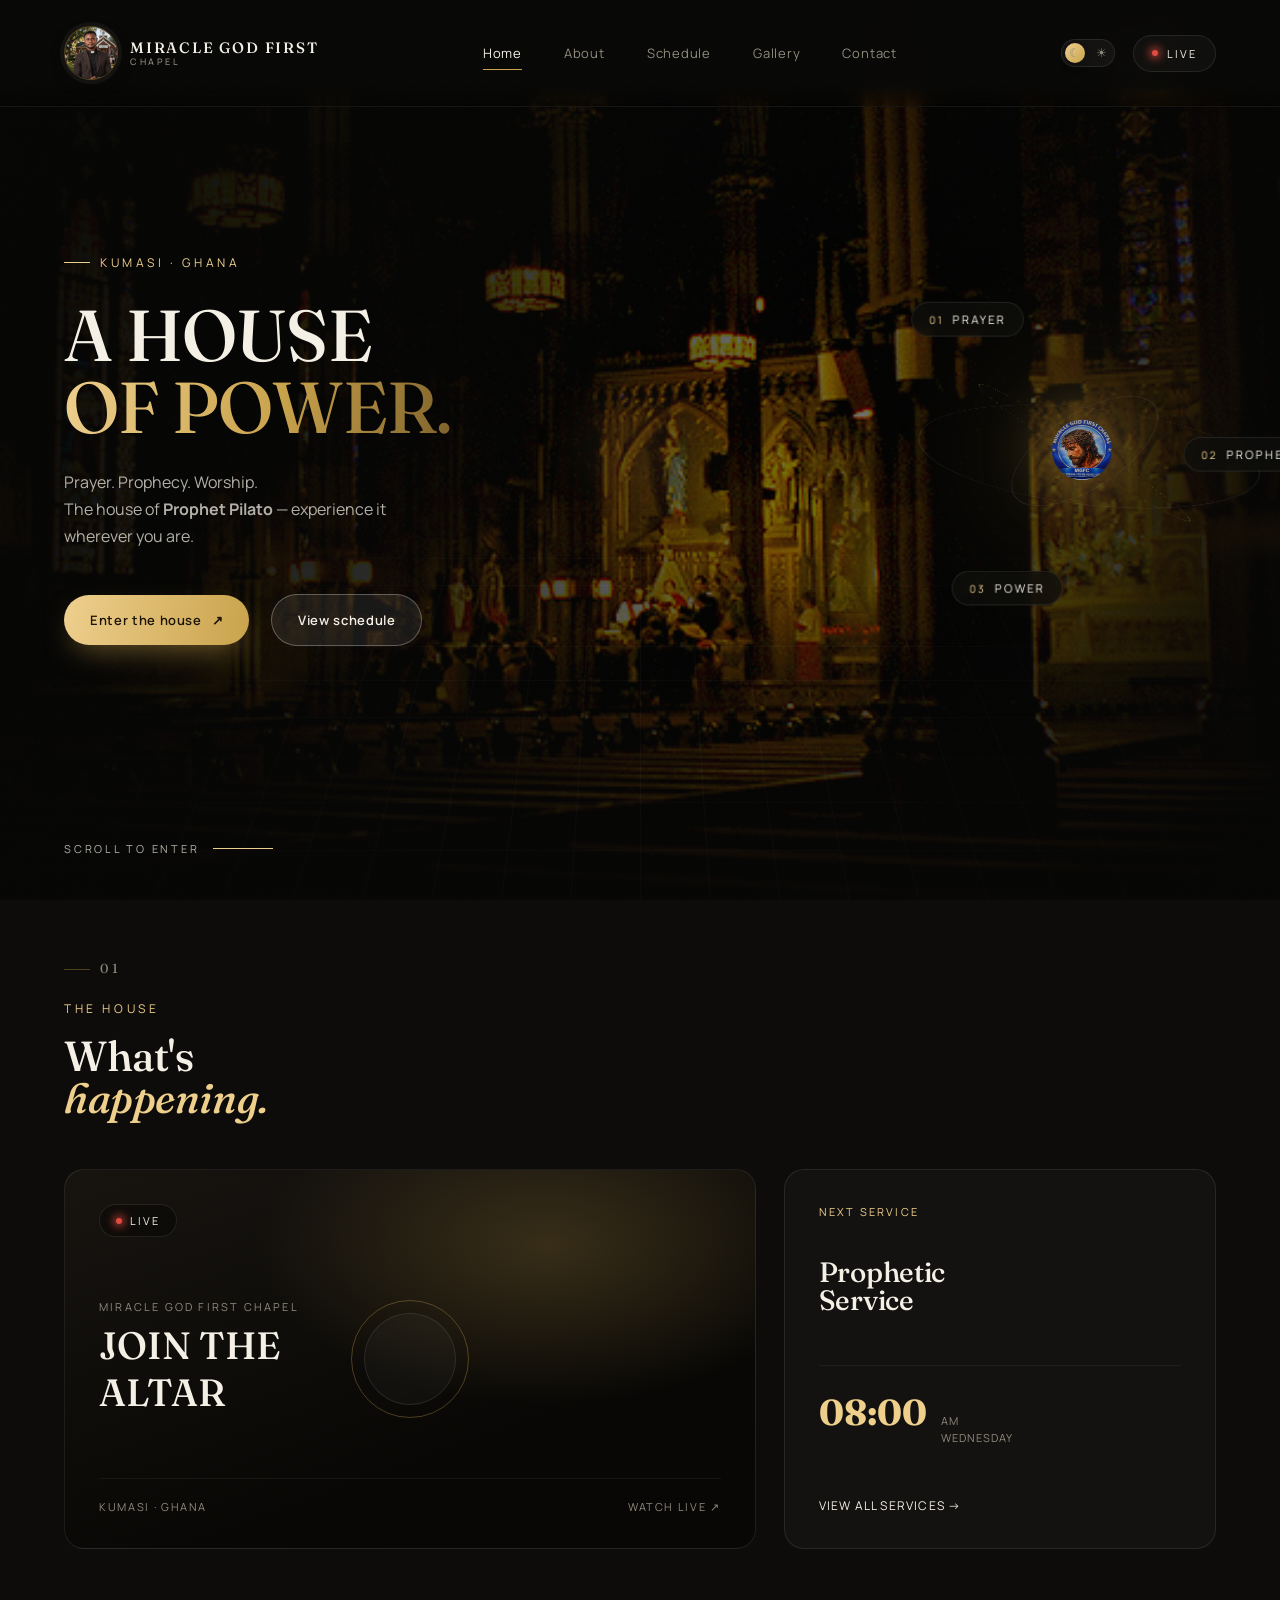
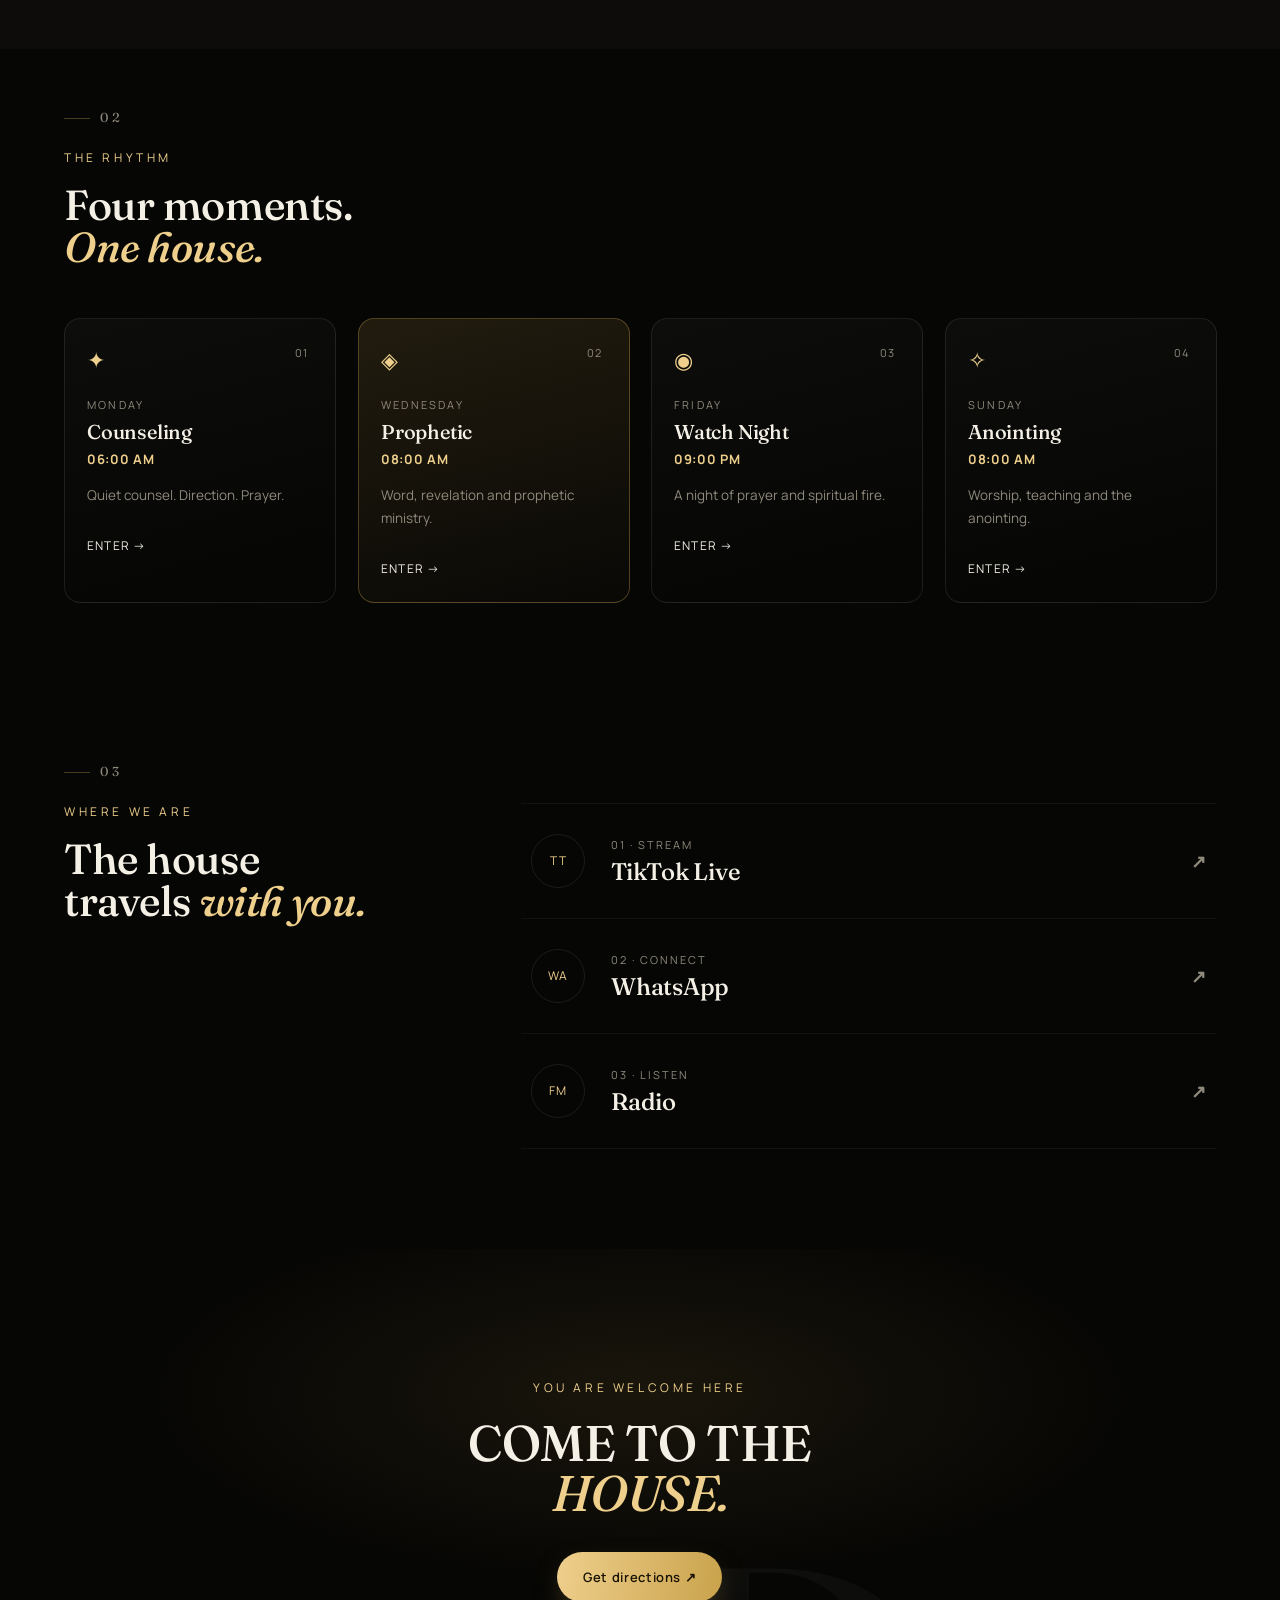
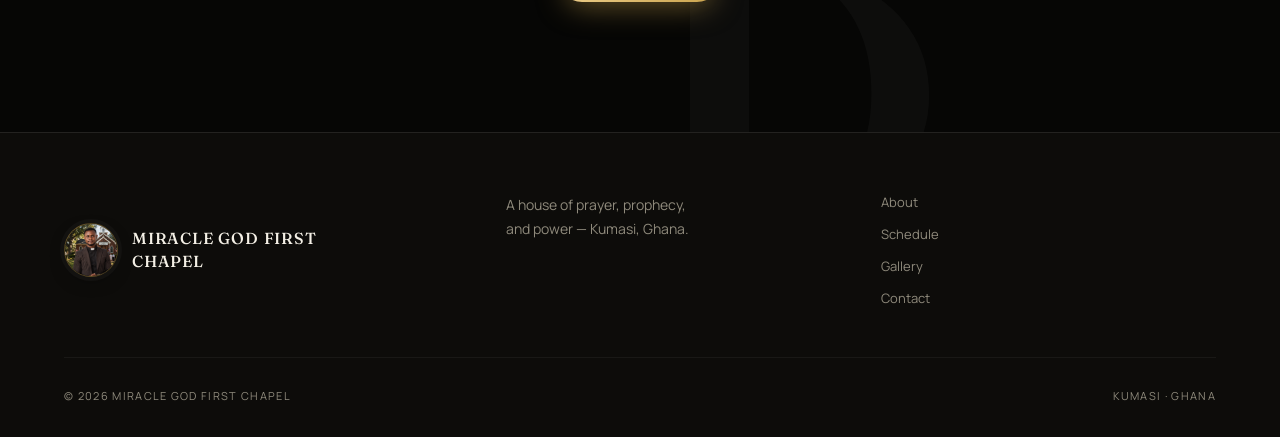
<file: index.html>
<!DOCTYPE html>
<html lang="en">
<head>
 <meta charset="UTF-8">
 <meta name="viewport" content="width=device-width, initial-scale=1.0">
 <title>Miracle God First Chapel — Kumasi, Ghana</title>
 <script>
 (function () {
 document.documentElement.classList.add("js");
 try {
 var t = localStorage.getItem("mgfc-theme");
 if (t === "light") document.documentElement.setAttribute("data-theme", "light");
 } catch (e) {}
 })();
 </script>
 <link rel="preconnect" href="https://fonts.googleapis.com">
 <link rel="preconnect" href="https://fonts.gstatic.com" crossorigin>
 <link href="https://fonts.googleapis.com/css2?family=Fraunces:ital,opsz,wght@0,9..144,300;0,9..144,500;0,9..144,600;1,9..144,500&family=Manrope:wght@300;400;500;600;700;800&display=swap" rel="stylesheet">
 <link rel="stylesheet" href="styles.css">
 <link rel="icon" type="image/png" href="images/logo.png">
</head>

<body>

 <div class="noise"></div>
 <div class="cursor-glow"></div>

 <!-- NAV -->
 <header class="nav">
 <a href="index.html" class="logo">
 <span class="logo-mark"><img src="images/logo.png" alt="Miracle God First Chapel"></span>
 <span>
 MIRACLE GOD FIRST
 <small>CHAPEL</small>
 </span>
 </a>

 <nav>
 <a href="index.html" class="active">Home</a>
 <a href="about.html">About</a>
 <a href="schedule.html">Schedule</a>
 <a href="gallery.html">Gallery</a>
 <a href="contact.html">Contact</a>
 </nav>

 <div class="nav-right">
 <button class="theme-toggle" id="theme-toggle" aria-label="Toggle day mode">
 <span class="icon moon">☾</span>
 <span class="icon sun">☀</span>
 <span class="knob"></span>
 </button>

 <a href="#live" class="nav-live">
 <i></i> LIVE
 </a>

 <button class="menu-toggle" id="menu-toggle" aria-label="Toggle menu">
 <span></span><span></span><span></span>
 </button>
 </div>
 </header>

 <div class="nav-scrim" id="nav-scrim"></div>


 <!-- HERO -->
 <main>

 <section class="hero">

 <div class="hero-bg">
 <img src="images/hero-bg-loop.webp" alt="">
 </div>

 <div class="hero-grid"></div>

 <div class="hero-copy">
 <div class="eyebrow">
 <span></span>
 KUMASI · GHANA
 </div>

 <h1>
 A HOUSE
 <span>OF POWER.</span>
 </h1>

 <p>
 Prayer. Prophecy. Worship.<br>
 The house of <strong>Prophet Pilato</strong> — experience it wherever you are.
 </p>

 <div class="hero-buttons">
 <a href="#live" class="btn primary">
 <span>Enter the house</span>
 <b>↗</b>
 </a>

 <a href="schedule.html" class="btn secondary">
 View schedule
 </a>
 </div>
 </div>


 <!-- 3D CENTER OBJECT -->
 <div class="orb-scene" id="orb">

 <div class="orbit orbit-one"></div>
 <div class="orbit orbit-two"></div>
 <div class="orbit orbit-three"></div>

 <div class="holy-orb">
 <div class="orb-inner">
 <img src="images/mgfc-badge.jpeg" alt="Miracle God First Chapel">
 </div>
 </div>

 <div class="orb-label label-one">
 <small>01</small>
 PRAYER
 </div>

 <div class="orb-label label-two">
 <small>02</small>
 PROPHECY
 </div>

 <div class="orb-label label-three">
 <small>03</small>
 POWER
 </div>

 </div>


 <div class="hero-bottom">
 <span>SCROLL TO ENTER</span>
 <div class="scroll-line"></div>
 </div>

 </section>


 <!-- LIVE -->
 <section class="live-section" id="live">

 <div class="section-number">01</div>

 <div class="section-heading">
 <span>THE HOUSE</span>
 <h2>What's<br><em>happening.</em></h2>
 </div>

 <div class="live-stage">

 <div class="live-screen">

 <div class="screen-glow"></div>

 <div class="live-badge">
 <i></i>
 LIVE
 </div>

 <div class="play">
 
 </div>

 <div class="screen-content">
 <small>MIRACLE GOD FIRST CHAPEL</small>
 <strong>JOIN THE<br>ALTAR</strong>
 </div>

 <div class="screen-meta">
 <span>KUMASI · GHANA</span>
 <span class="soon" data-tooltip="Live stream coming soon">WATCH LIVE ↗</span>
 </div>

 </div>

 <div class="live-side">

 <span class="mini-label">NEXT SERVICE</span>

 <h3>Prophetic<br>Service</h3>

 <div class="next-time">
 <strong>08:00</strong>
 <span>AM<br>WEDNESDAY</span>
 </div>

 <a href="schedule.html">VIEW ALL SERVICES →</a>

 </div>

 </div>

 </section>


 <!-- SERVICES -->
 <section class="services">

 <div class="section-number">02</div>

 <div class="section-heading">
 <span>THE RHYTHM</span>
 <h2>Four moments.<br><em>One house.</em></h2>
 </div>

 <div class="service-grid">

 <article class="service-card">
 <span class="card-number">01</span>
 <div class="card-symbol">✦</div>
 <span class="day">MONDAY</span>
 <h3>Counseling</h3>
 <strong>06:00 AM</strong>
 <p>Quiet counsel. Direction. Prayer.</p>
 <a href="schedule.html">ENTER →</a>
 </article>

 <article class="service-card featured">
 <span class="card-number">02</span>
 <div class="card-symbol">◈</div>
 <span class="day">WEDNESDAY</span>
 <h3>Prophetic</h3>
 <strong>08:00 AM</strong>
 <p>Word, revelation and prophetic ministry.</p>
 <a href="schedule.html">ENTER →</a>
 </article>

 <article class="service-card">
 <span class="card-number">03</span>
 <div class="card-symbol">◉</div>
 <span class="day">FRIDAY</span>
 <h3>Watch Night</h3>
 <strong>09:00 PM</strong>
 <p>A night of prayer and spiritual fire.</p>
 <a href="schedule.html">ENTER →</a>
 </article>

 <article class="service-card">
 <span class="card-number">04</span>
 <div class="card-symbol">✧</div>
 <span class="day">SUNDAY</span>
 <h3>Anointing</h3>
 <strong>08:00 AM</strong>
 <p>Worship, teaching and the anointing.</p>
 <a href="schedule.html">ENTER →</a>
 </article>

 </div>

 </section>


 <!-- CHANNELS -->
 <section class="channels">

 <div class="section-number">03</div>

 <div class="channel-intro">
 <span>WHERE WE ARE</span>
 <h2>The house<br>travels <em>with you.</em></h2>
 </div>

 <div class="channel-stack">

 <a href="https://vt.tiktok.com/ZS9kS24kkAry2-c7rzt/" target="_blank" rel="noopener" class="channel">
 <span class="channel-icon">TT</span>
 <div>
 <small>01 · STREAM</small>
 <h3>TikTok Live</h3>
 </div>
 <b>↗</b>
 </a>

 <a href="https://wa.me/233553375325" target="_blank" rel="noopener" class="channel">
 <span class="channel-icon">WA</span>
 <div>
 <small>02 · CONNECT</small>
 <h3>WhatsApp</h3>
 </div>
 <b>↗</b>
 </a>

 <a href="#" class="channel soon" data-tooltip="Radio stream coming soon">
 <span class="channel-icon">FM</span>
 <div>
 <small>03 · LISTEN</small>
 <h3>Radio</h3>
 </div>
 <b>↗</b>
 </a>

 </div>

 </section>


 <!-- CTA -->
 <section class="final-section">

 <div class="giant-p">P</div>

 <span>YOU ARE WELCOME HERE</span>

 <h2>
 COME TO THE<br>
 <em>HOUSE.</em>
 </h2>

 <a href="contact.html" class="btn primary">
 Get directions ↗
 </a>

 </section>

 </main>


 <footer>

 <div class="footer-top">

 <div class="footer-logo">
 <span class="logo-mark"><img src="images/logo.png" alt="Miracle God First Chapel"></span>
 <strong>MIRACLE GOD FIRST<br>CHAPEL</strong>
 </div>

 <p>
 A house of prayer, prophecy,<br>
 and power — Kumasi, Ghana.
 </p>

 <div class="footer-links">
 <a href="about.html">About</a>
 <a href="schedule.html">Schedule</a>
 <a href="gallery.html">Gallery</a>
 <a href="contact.html">Contact</a>
 </div>

 </div>

 <div class="footer-bottom">
 <span>© 2026 MIRACLE GOD FIRST CHAPEL</span>
 <span>KUMASI · GHANA</span>
 </div>

 </footer>


 <script src="script.js"></script>

</body>
</html>
</file>
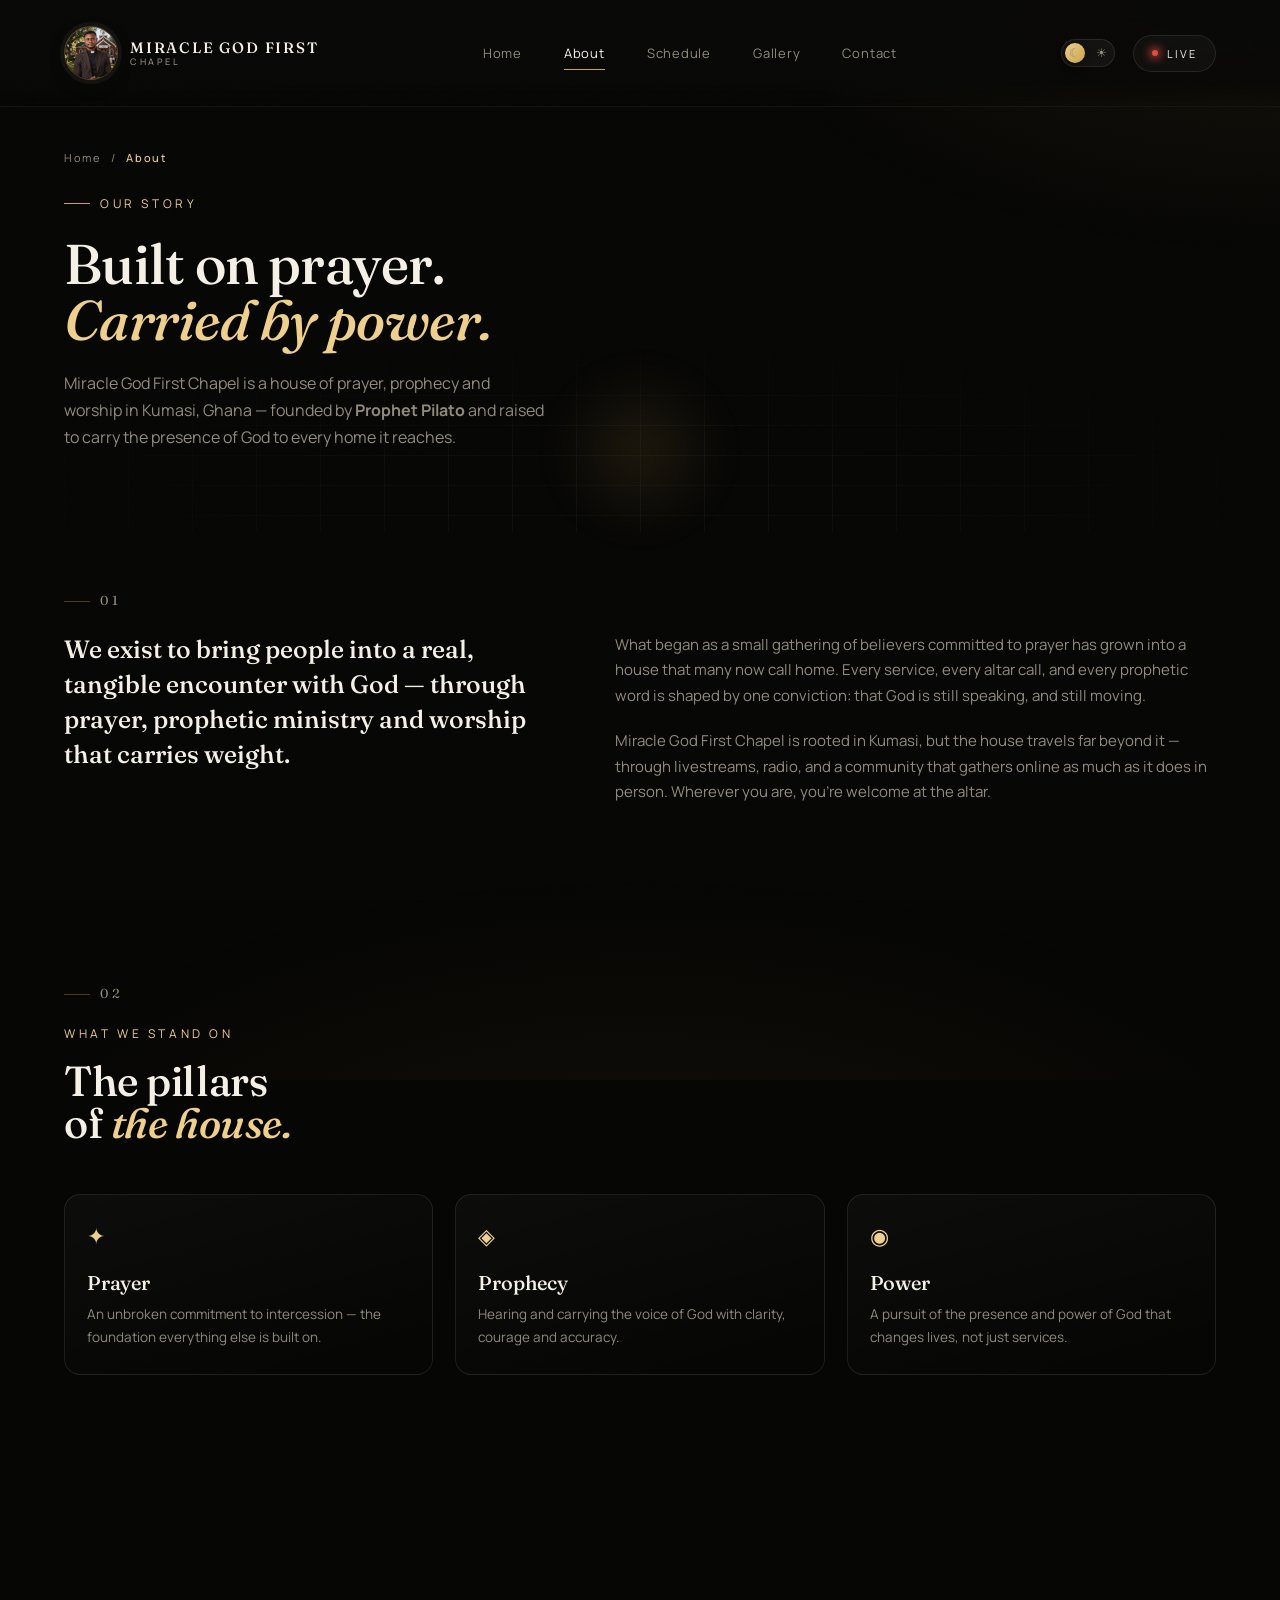
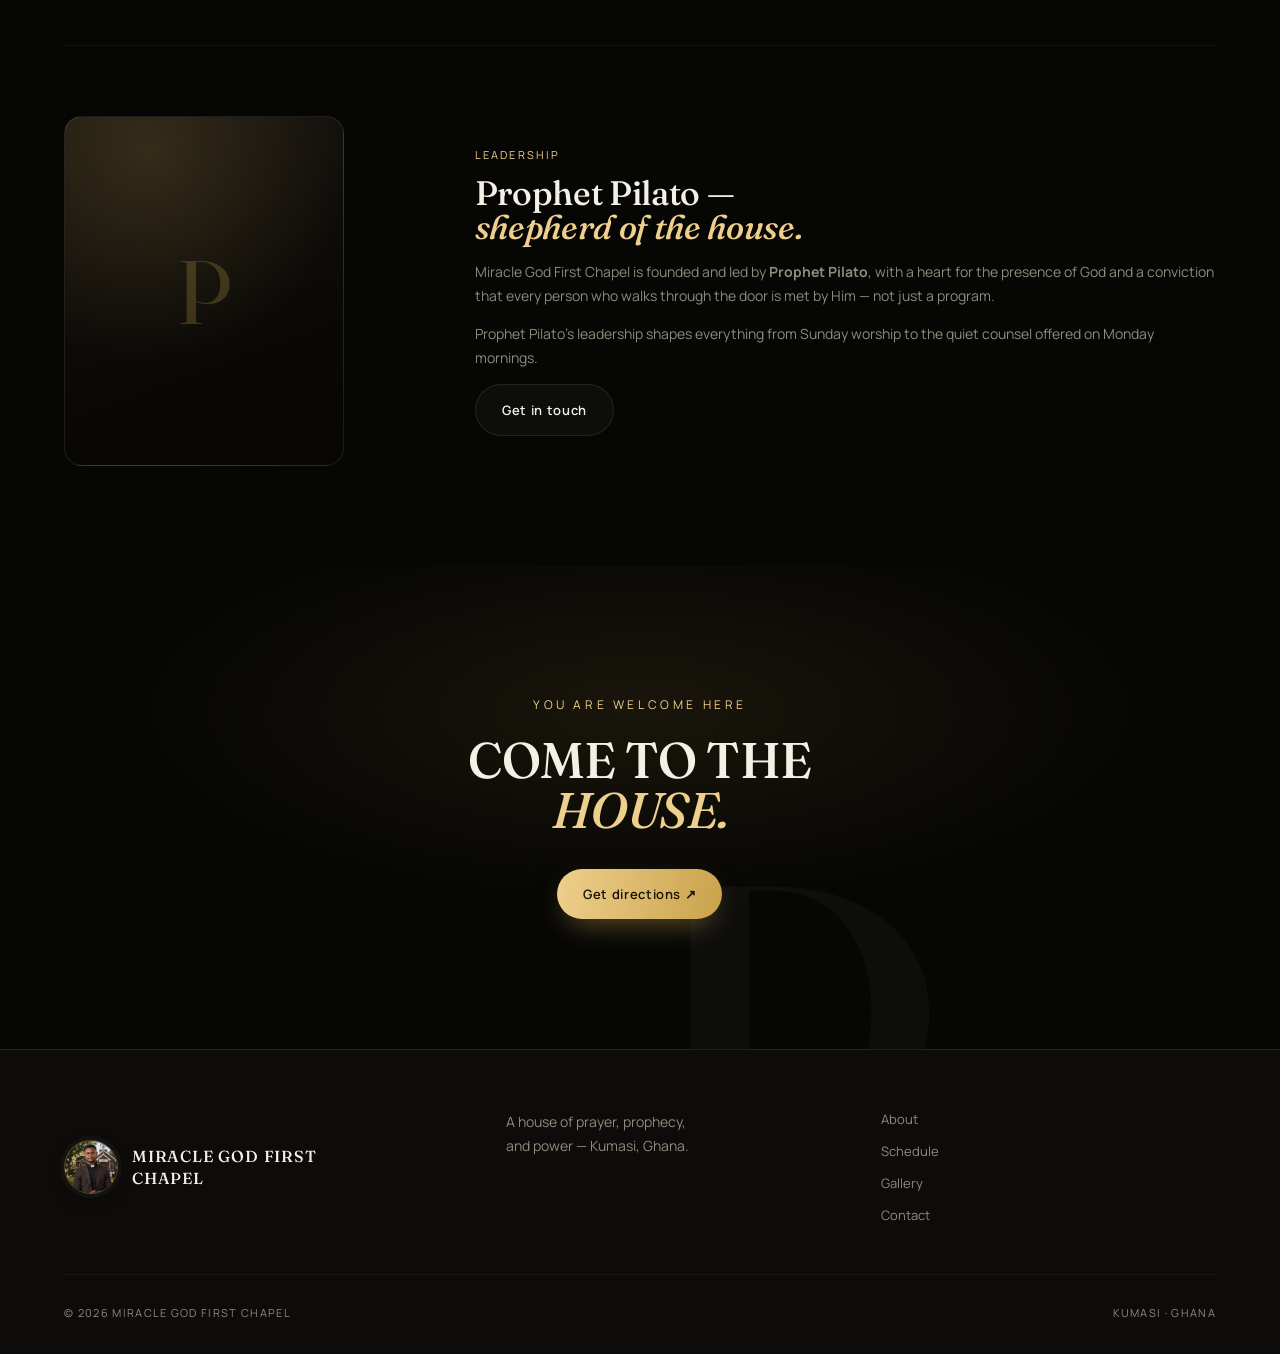
<file: about.html>
<!DOCTYPE html>
<html lang="en">
<head>
 <meta charset="UTF-8">
 <meta name="viewport" content="width=device-width, initial-scale=1.0">
 <title>About — Miracle God First Chapel</title>
 <script>
 (function () {
 document.documentElement.classList.add("js");
 try {
 var t = localStorage.getItem("mgfc-theme");
 if (t === "light") document.documentElement.setAttribute("data-theme", "light");
 } catch (e) {}
 })();
 </script>
 <link rel="preconnect" href="https://fonts.googleapis.com">
 <link rel="preconnect" href="https://fonts.gstatic.com" crossorigin>
 <link href="https://fonts.googleapis.com/css2?family=Fraunces:ital,opsz,wght@0,9..144,300;0,9..144,500;0,9..144,600;1,9..144,500&family=Manrope:wght@300;400;500;600;700;800&display=swap" rel="stylesheet">
 <link rel="stylesheet" href="styles.css">
 <link rel="icon" type="image/png" href="images/logo.png">
</head>

<body>

 <div class="noise"></div>
 <div class="cursor-glow"></div>

 <!-- NAV -->
 <header class="nav">
 <a href="index.html" class="logo">
 <span class="logo-mark"><img src="images/logo.png" alt="Miracle God First Chapel"></span>
 <span>
 MIRACLE GOD FIRST
 <small>CHAPEL</small>
 </span>
 </a>

 <nav>
 <a href="index.html">Home</a>
 <a href="about.html" class="active">About</a>
 <a href="schedule.html">Schedule</a>
 <a href="gallery.html">Gallery</a>
 <a href="contact.html">Contact</a>
 </nav>

 <div class="nav-right">
 <button class="theme-toggle" id="theme-toggle" aria-label="Toggle day mode">
 <span class="icon moon">☾</span>
 <span class="icon sun">☀</span>
 <span class="knob"></span>
 </button>

 <a href="index.html#live" class="nav-live">
 <i></i> LIVE
 </a>

 <button class="menu-toggle" id="menu-toggle" aria-label="Toggle menu">
 <span></span><span></span><span></span>
 </button>
 </div>
 </header>

 <div class="nav-scrim" id="nav-scrim"></div>


 <main>

 <!-- PAGE HERO -->
 <section class="page-hero">

 <div class="hero-grid"></div>

 <div class="page-hero-inner">

 <div class="crumb">
 <a href="index.html">Home</a> / <em>About</em>
 </div>

 <div class="eyebrow">
 <span></span>
 OUR STORY
 </div>

 <h1>
 Built on prayer.
 <em>Carried by power.</em>
 </h1>

 <p>
 Miracle God First Chapel is a house of prayer, prophecy and worship in Kumasi,
 Ghana — founded by <strong>Prophet Pilato</strong> and raised to carry
 the presence of God to every home it reaches.
 </p>

 </div>

 </section>


 <!-- INTRO -->
 <section class="about-content">

 <div class="section-number">01</div>

 <div class="about-intro">

 <p class="lede">
 We exist to bring people into a real, tangible encounter with God —
 through prayer, prophetic ministry and worship that carries weight.
 </p>

 <div class="body-copy">
 <p>
 What began as a small gathering of believers committed to prayer has
 grown into a house that many now call home. Every service, every altar
 call, and every prophetic word is shaped by one conviction: that God is
 still speaking, and still moving.
 </p>
 <p>
 Miracle God First Chapel is rooted in Kumasi, but the house travels far beyond
 it — through livestreams, radio, and a community that gathers online as
 much as it does in person. Wherever you are, you're welcome at the
 altar.
 </p>
 </div>

 </div>

 </section>


 <!-- VALUES -->
 <section class="values">

 <div class="section-number">02</div>

 <div class="section-heading">
 <span>WHAT WE STAND ON</span>
 <h2>The pillars<br>of <em>the house.</em></h2>
 </div>

 <div class="value-grid">

 <div class="value-card">
 <div class="card-symbol">✦</div>
 <h3>Prayer</h3>
 <p>An unbroken commitment to intercession — the foundation everything else is built on.</p>
 </div>

 <div class="value-card">
 <div class="card-symbol">◈</div>
 <h3>Prophecy</h3>
 <p>Hearing and carrying the voice of God with clarity, courage and accuracy.</p>
 </div>

 <div class="value-card">
 <div class="card-symbol">◉</div>
 <h3>Power</h3>
 <p>A pursuit of the presence and power of God that changes lives, not just services.</p>
 </div>

 </div>

 </section>


 <!-- FOUNDER -->
 <section class="founder">

 <div class="founder-block">

 <div class="founder-portrait">P</div>

 <div class="founder-copy">
 <span class="mini-label">LEADERSHIP</span>
 <h2>Prophet Pilato —<br><em>shepherd of the house.</em></h2>
 <p>
 Miracle God First Chapel is founded and led by <strong>Prophet Pilato</strong>,
 with a heart for the presence of God and a conviction that every person
 who walks through the door is met by Him — not just a program.
 </p>
 <p>
 Prophet Pilato's leadership shapes everything from Sunday worship to the
 quiet counsel offered on Monday mornings.
 </p>
 <a href="contact.html" class="btn secondary">Get in touch</a>
 </div>

 </div>

 </section>


 <!-- CTA -->
 <section class="final-section">

 <div class="giant-p">P</div>

 <span>YOU ARE WELCOME HERE</span>

 <h2>
 COME TO THE<br>
 <em>HOUSE.</em>
 </h2>

 <a href="contact.html" class="btn primary">
 Get directions ↗
 </a>

 </section>

 </main>


 <footer>

 <div class="footer-top">

 <div class="footer-logo">
 <span class="logo-mark"><img src="images/logo.png" alt="Miracle God First Chapel"></span>
 <strong>MIRACLE GOD FIRST<br>CHAPEL</strong>
 </div>

 <p>
 A house of prayer, prophecy,<br>
 and power — Kumasi, Ghana.
 </p>

 <div class="footer-links">
 <a href="about.html">About</a>
 <a href="schedule.html">Schedule</a>
 <a href="gallery.html">Gallery</a>
 <a href="contact.html">Contact</a>
 </div>

 </div>

 <div class="footer-bottom">
 <span>© 2026 MIRACLE GOD FIRST CHAPEL</span>
 <span>KUMASI · GHANA</span>
 </div>

 </footer>


 <script src="script.js"></script>

</body>
</html>
</file>
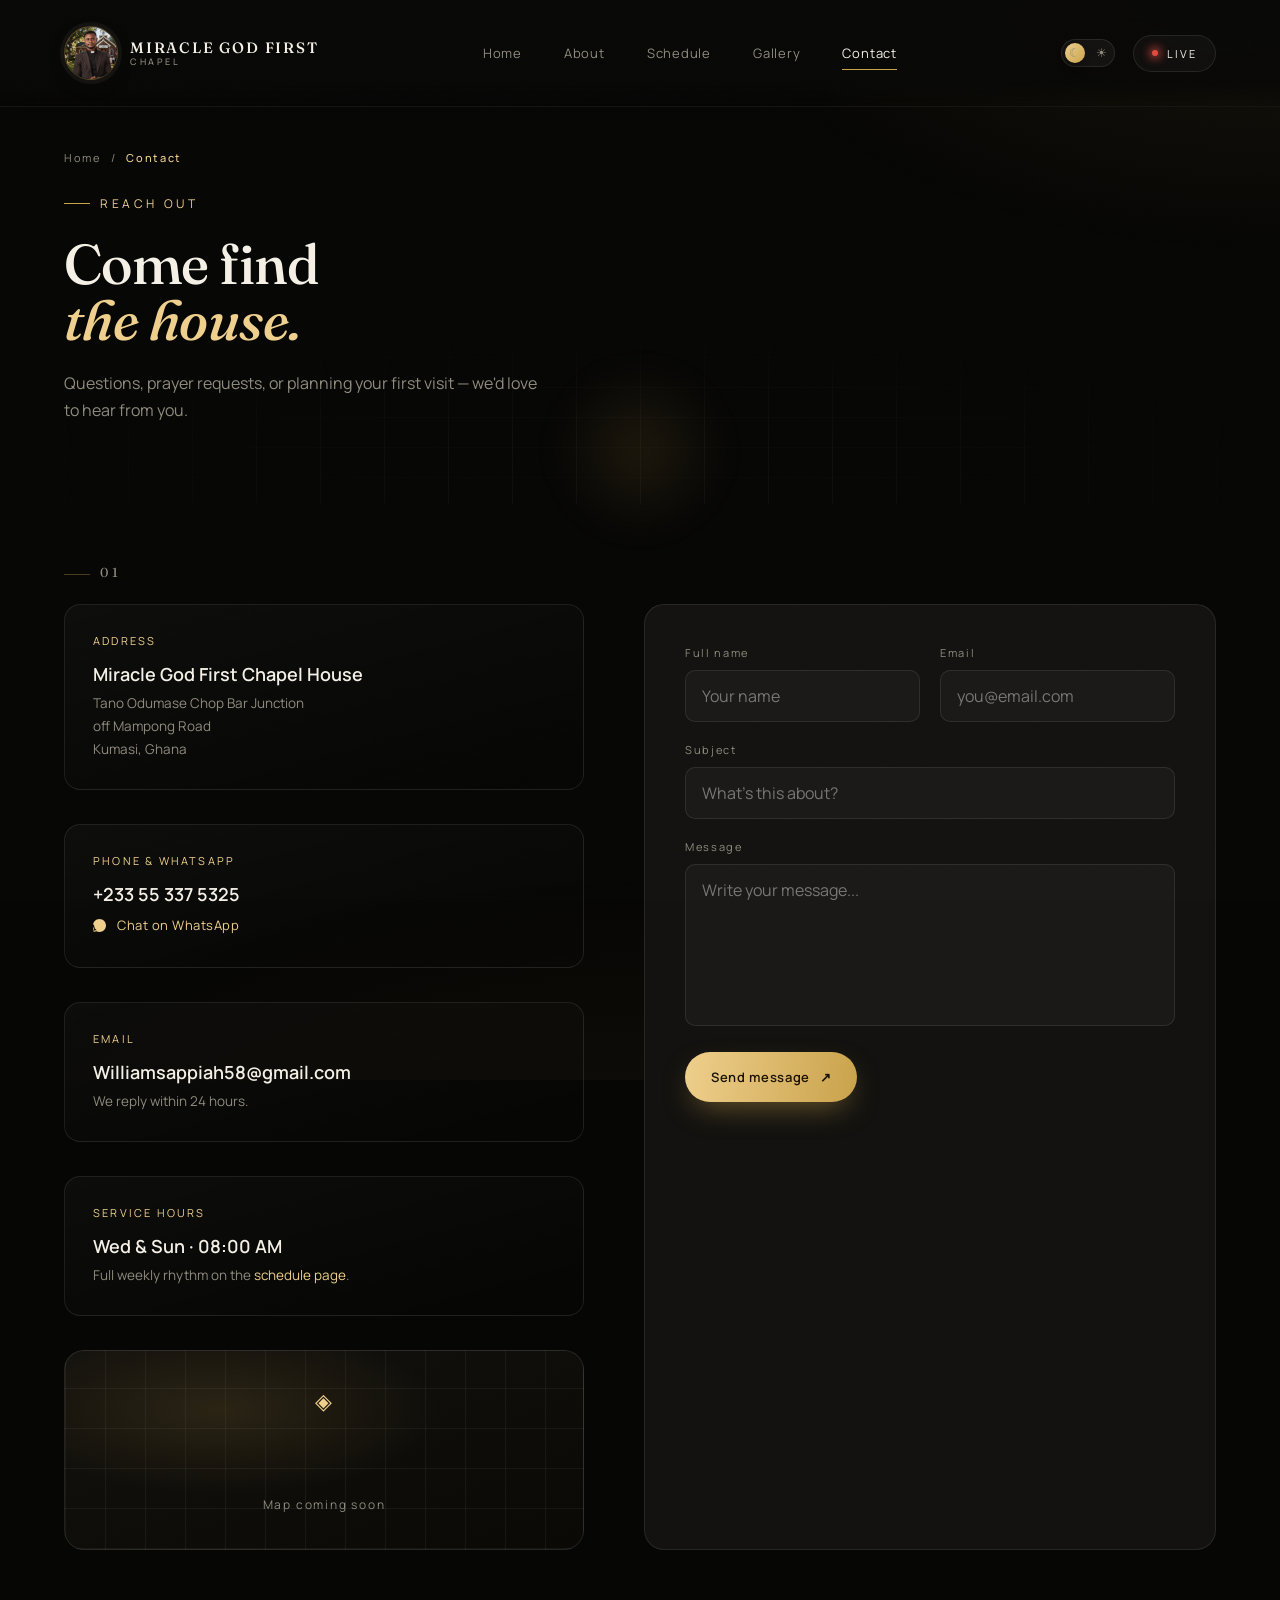
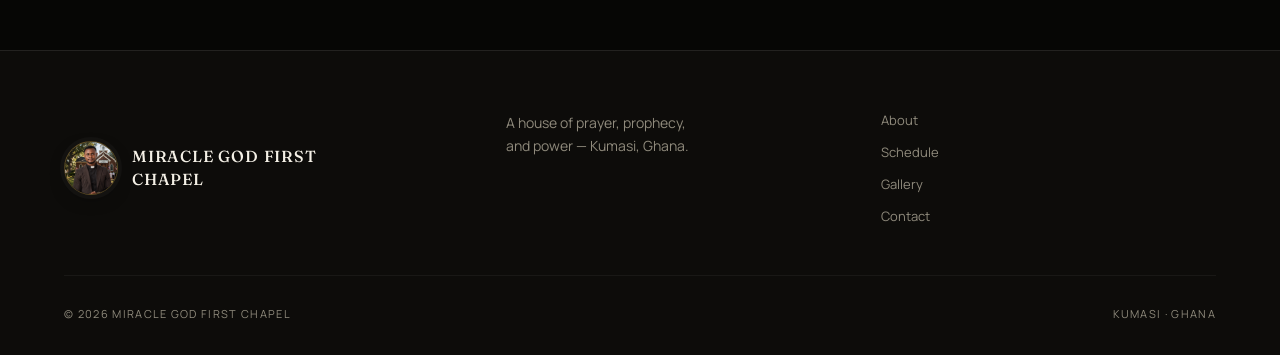
<file: contact.html>
<!DOCTYPE html>
<html lang="en">
<head>
 <meta charset="UTF-8">
 <meta name="viewport" content="width=device-width, initial-scale=1.0">
 <title>Contact — Miracle God First Chapel</title>
 <script>
 (function () {
 document.documentElement.classList.add("js");
 try {
 var t = localStorage.getItem("mgfc-theme");
 if (t === "light") document.documentElement.setAttribute("data-theme", "light");
 } catch (e) {}
 })();
 </script>
 <link rel="preconnect" href="https://fonts.googleapis.com">
 <link rel="preconnect" href="https://fonts.gstatic.com" crossorigin>
 <link href="https://fonts.googleapis.com/css2?family=Fraunces:ital,opsz,wght@0,9..144,300;0,9..144,500;0,9..144,600;1,9..144,500&family=Manrope:wght@300;400;500;600;700;800&display=swap" rel="stylesheet">
 <link rel="stylesheet" href="styles.css">
 <link rel="icon" type="image/png" href="images/logo.png">
</head>

<body>

 <div class="noise"></div>
 <div class="cursor-glow"></div>

 <!-- NAV -->
 <header class="nav">
 <a href="index.html" class="logo">
 <span class="logo-mark"><img src="images/logo.png" alt="Miracle God First Chapel"></span>
 <span>
 MIRACLE GOD FIRST
 <small>CHAPEL</small>
 </span>
 </a>

 <nav>
 <a href="index.html">Home</a>
 <a href="about.html">About</a>
 <a href="schedule.html">Schedule</a>
 <a href="gallery.html">Gallery</a>
 <a href="contact.html" class="active">Contact</a>
 </nav>

 <div class="nav-right">
 <button class="theme-toggle" id="theme-toggle" aria-label="Toggle day mode">
 <span class="icon moon">☾</span>
 <span class="icon sun">☀</span>
 <span class="knob"></span>
 </button>

 <a href="index.html#live" class="nav-live">
 <i></i> LIVE
 </a>

 <button class="menu-toggle" id="menu-toggle" aria-label="Toggle menu">
 <span></span><span></span><span></span>
 </button>
 </div>
 </header>

 <div class="nav-scrim" id="nav-scrim"></div>


 <main>

 <!-- PAGE HERO -->
 <section class="page-hero">

 <div class="hero-grid"></div>

 <div class="page-hero-inner">

 <div class="crumb">
 <a href="index.html">Home</a> / <em>Contact</em>
 </div>

 <div class="eyebrow">
 <span></span>
 REACH OUT
 </div>

 <h1>
 Come find
 <em>the house.</em>
 </h1>

 <p>
 Questions, prayer requests, or planning your first visit — we'd love
 to hear from you.
 </p>

 </div>

 </section>


 <!-- CONTACT -->
 <section class="contact">

 <div class="section-number">01</div>

 <div class="contact-layout">

 <div class="contact-info">

 <div class="info-block">
 <span class="mini-label">ADDRESS</span>
 <strong>Miracle God First Chapel House</strong>
 <p>Tano Odumase Chop Bar Junction<br>off Mampong Road<br>Kumasi, Ghana</p>
 </div>

 <div class="info-block">
 <span class="mini-label">PHONE &amp; WHATSAPP</span>
 <strong><a href="tel:+233553375325" style="color:var(--cream)">+233 55 337 5325</a></strong>
 <p style="margin-top:8px">
   <a href="https://wa.me/233553375325" target="_blank" rel="noopener" class="whatsapp-link">
     <svg width="13" height="13" viewBox="0 0 24 24" fill="currentColor" style="vertical-align:middle;margin-right:5px"><path d="M17.472 14.382c-.297-.149-1.758-.867-2.03-.967-.273-.099-.471-.148-.67.15-.197.297-.767.966-.94 1.164-.173.199-.347.223-.644.075-.297-.15-1.255-.463-2.39-1.475-.883-.788-1.48-1.761-1.653-2.059-.173-.297-.018-.458.13-.606.134-.133.298-.347.446-.52.149-.174.198-.298.298-.497.099-.198.05-.371-.025-.52-.075-.149-.669-1.612-.916-2.207-.242-.579-.487-.5-.669-.51-.173-.008-.371-.01-.57-.01-.198 0-.52.074-.792.372-.272.297-1.04 1.016-1.04 2.479 0 1.462 1.065 2.875 1.213 3.074.149.198 2.096 3.2 5.077 4.487.709.306 1.262.489 1.694.625.712.227 1.36.195 1.871.118.571-.085 1.758-.719 2.006-1.413.248-.694.248-1.289.173-1.413-.074-.124-.272-.198-.57-.347z"/><path d="M12 0C5.373 0 0 5.373 0 12c0 2.124.558 4.115 1.533 5.838L0 24l6.302-1.513A11.942 11.942 0 0012 24c6.627 0 12-5.373 12-12S18.627 0 12 0zm-.001 21.818a9.818 9.818 0 01-5.003-1.373l-.36-.213-3.718.893.928-3.617-.234-.372A9.818 9.818 0 112.182 12c0 5.42 4.397 9.818 9.817 9.818z"/></svg>
     Chat on WhatsApp
   </a>
 </p>
 </div>

 <div class="info-block">
 <span class="mini-label">EMAIL</span>
 <strong><a href="mailto:Williamsappiah58@gmail.com" style="color:var(--cream)">Williamsappiah58@gmail.com</a></strong>
 <p style="margin-top:6px">We reply within 24 hours.</p>
 </div>

 <div class="info-block">
 <span class="mini-label">SERVICE HOURS</span>
 <strong>Wed &amp; Sun · 08:00 AM</strong>
 <p>Full weekly rhythm on the <a href="schedule.html">schedule page</a>.</p>
 </div>

 <div class="contact-map">
 <span>◈</span>
 Map coming soon
 </div>

 </div>

 <form class="contact-form" id="contact-form">

 <div class="form-row">
 <div class="field">
 <label for="name">Full name</label>
 <input type="text" id="name" name="name" placeholder="Your name" required>
 </div>
 <div class="field">
 <label for="email">Email</label>
 <input type="email" id="email" name="email" placeholder="you@email.com" required>
 </div>
 </div>

 <div class="field">
 <label for="subject">Subject</label>
 <input type="text" id="subject" name="subject" placeholder="What's this about?">
 </div>

 <div class="field">
 <label for="message">Message</label>
 <textarea id="message" name="message" rows="6" placeholder="Write your message..." required></textarea>
 </div>

 <button type="submit" class="btn primary">
 <span>Send message</span>
 <b>↗</b>
 </button>

 <div class="form-status" id="form-status"></div>

 </form>

 </div>

 </section>

 </main>


 <footer>

 <div class="footer-top">

 <div class="footer-logo">
 <span class="logo-mark"><img src="images/logo.png" alt="Miracle God First Chapel"></span>
 <strong>MIRACLE GOD FIRST<br>CHAPEL</strong>
 </div>

 <p>
 A house of prayer, prophecy,<br>
 and power — Kumasi, Ghana.
 </p>

 <div class="footer-links">
 <a href="about.html">About</a>
 <a href="schedule.html">Schedule</a>
 <a href="gallery.html">Gallery</a>
 <a href="contact.html">Contact</a>
 </div>

 </div>

 <div class="footer-bottom">
 <span>© 2026 MIRACLE GOD FIRST CHAPEL</span>
 <span>KUMASI · GHANA</span>
 </div>

 </footer>


 <script src="script.js"></script>

</body>
</html>
</file>
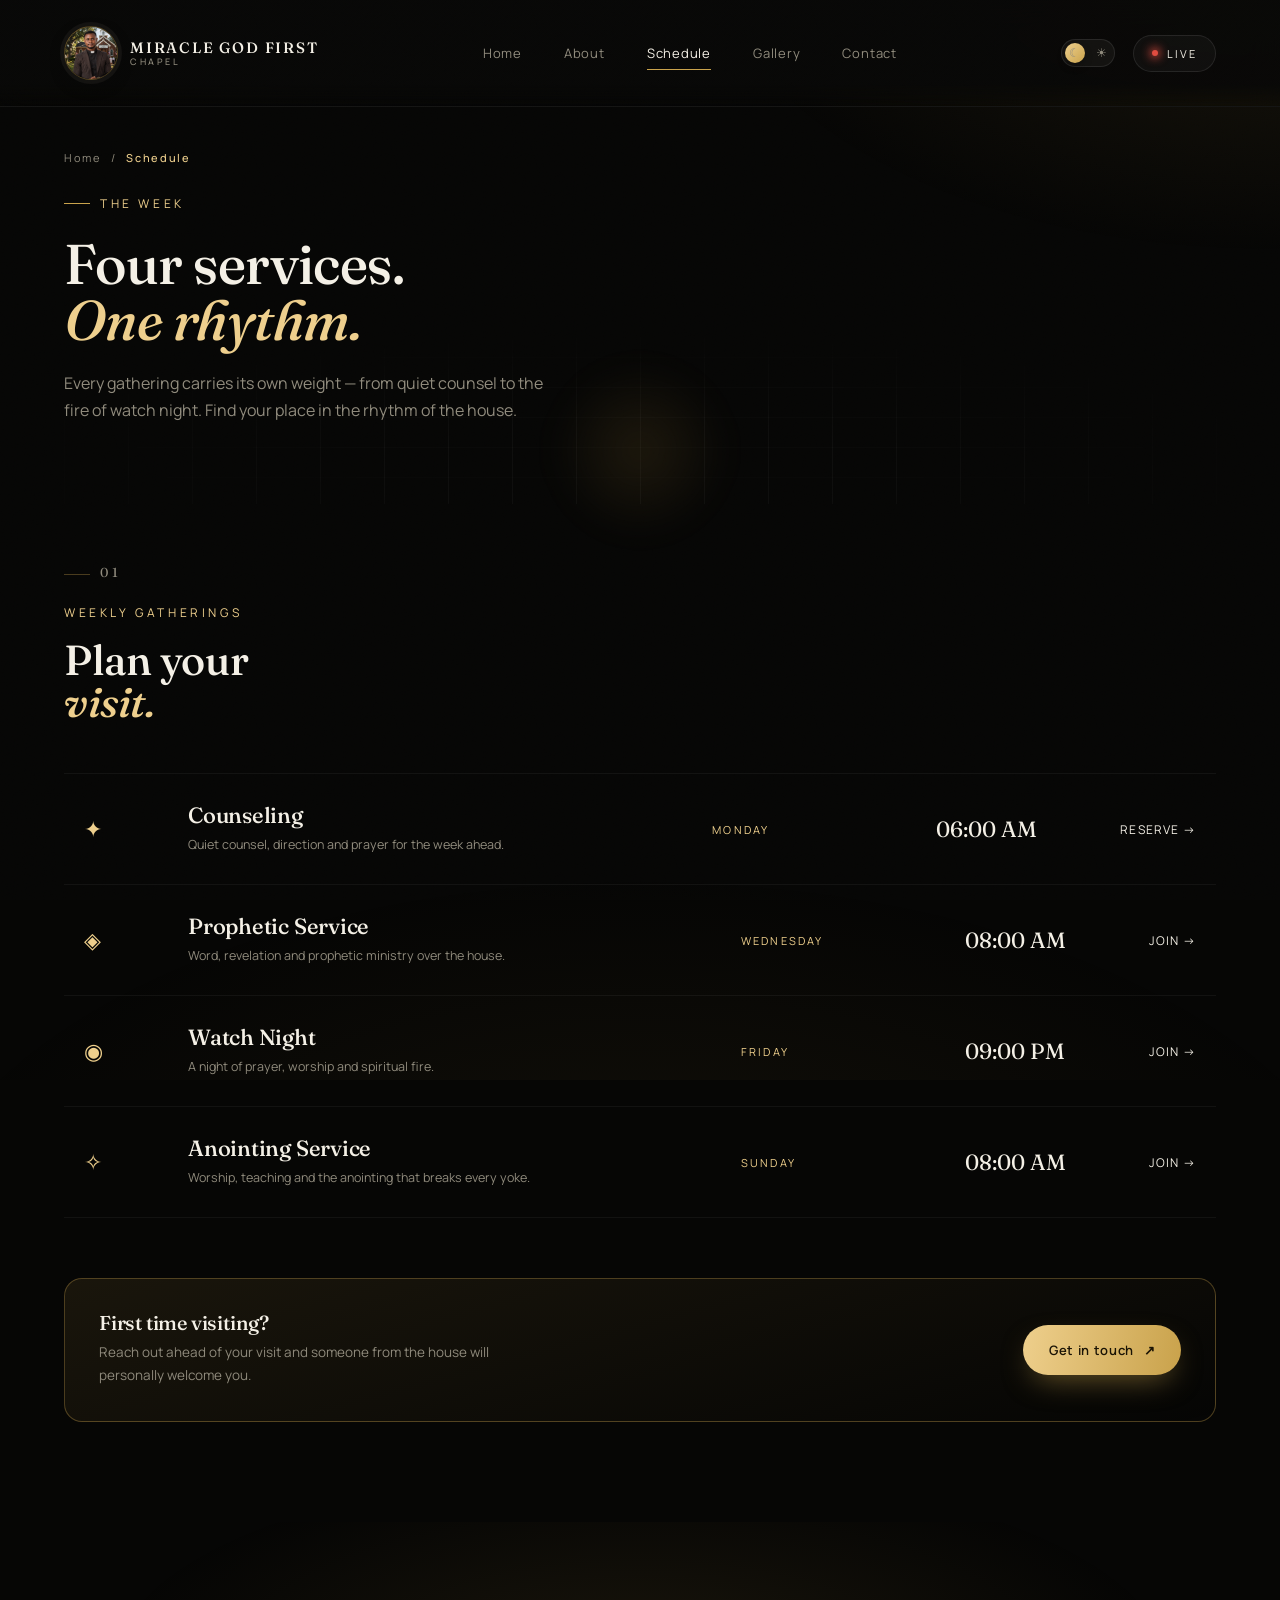
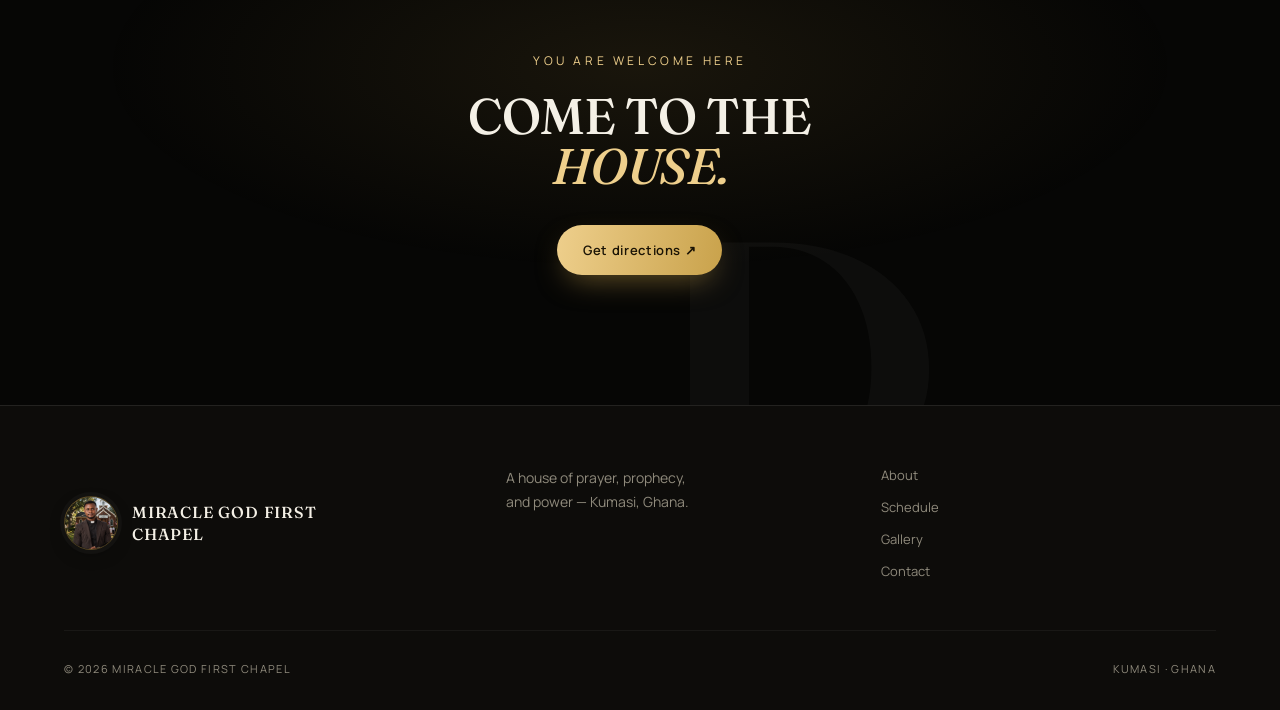
<file: schedule.html>
<!DOCTYPE html>
<html lang="en">
<head>
 <meta charset="UTF-8">
 <meta name="viewport" content="width=device-width, initial-scale=1.0">
 <title>Schedule — Miracle God First Chapel</title>
 <script>
 (function () {
 document.documentElement.classList.add("js");
 try {
 var t = localStorage.getItem("mgfc-theme");
 if (t === "light") document.documentElement.setAttribute("data-theme", "light");
 } catch (e) {}
 })();
 </script>
 <link rel="preconnect" href="https://fonts.googleapis.com">
 <link rel="preconnect" href="https://fonts.gstatic.com" crossorigin>
 <link href="https://fonts.googleapis.com/css2?family=Fraunces:ital,opsz,wght@0,9..144,300;0,9..144,500;0,9..144,600;1,9..144,500&family=Manrope:wght@300;400;500;600;700;800&display=swap" rel="stylesheet">
 <link rel="stylesheet" href="styles.css">
 <link rel="icon" type="image/png" href="images/logo.png">
</head>

<body>

 <div class="noise"></div>
 <div class="cursor-glow"></div>

 <!-- NAV -->
 <header class="nav">
 <a href="index.html" class="logo">
 <span class="logo-mark"><img src="images/logo.png" alt="Miracle God First Chapel"></span>
 <span>
 MIRACLE GOD FIRST
 <small>CHAPEL</small>
 </span>
 </a>

 <nav>
 <a href="index.html">Home</a>
 <a href="about.html">About</a>
 <a href="schedule.html" class="active">Schedule</a>
 <a href="gallery.html">Gallery</a>
 <a href="contact.html">Contact</a>
 </nav>

 <div class="nav-right">
 <button class="theme-toggle" id="theme-toggle" aria-label="Toggle day mode">
 <span class="icon moon">☾</span>
 <span class="icon sun">☀</span>
 <span class="knob"></span>
 </button>

 <a href="index.html#live" class="nav-live">
 <i></i> LIVE
 </a>

 <button class="menu-toggle" id="menu-toggle" aria-label="Toggle menu">
 <span></span><span></span><span></span>
 </button>
 </div>
 </header>

 <div class="nav-scrim" id="nav-scrim"></div>


 <main>

 <!-- PAGE HERO -->
 <section class="page-hero">

 <div class="hero-grid"></div>

 <div class="page-hero-inner">

 <div class="crumb">
 <a href="index.html">Home</a> / <em>Schedule</em>
 </div>

 <div class="eyebrow">
 <span></span>
 THE WEEK
 </div>

 <h1>
 Four services.
 <em>One rhythm.</em>
 </h1>

 <p>
 Every gathering carries its own weight — from quiet counsel to the
 fire of watch night. Find your place in the rhythm of the house.
 </p>

 </div>

 </section>


 <!-- SCHEDULE LIST -->
 <section class="schedule">

 <div class="section-number">01</div>

 <div class="section-heading">
 <span>WEEKLY GATHERINGS</span>
 <h2>Plan your<br><em>visit.</em></h2>
 </div>

 <div class="schedule-list">

 <div class="schedule-row">
 <div class="card-symbol">✦</div>
 <div class="row-title">
 <h3>Counseling</h3>
 <span>Quiet counsel, direction and prayer for the week ahead.</span>
 </div>
 <span class="row-day">MONDAY</span>
 <span class="row-time">06:00 AM</span>
 <a href="contact.html" class="row-link">RESERVE →</a>
 </div>

 <div class="schedule-row">
 <div class="card-symbol">◈</div>
 <div class="row-title">
 <h3>Prophetic Service</h3>
 <span>Word, revelation and prophetic ministry over the house.</span>
 </div>
 <span class="row-day">WEDNESDAY</span>
 <span class="row-time">08:00 AM</span>
 <a href="index.html#live" class="row-link">JOIN →</a>
 </div>

 <div class="schedule-row">
 <div class="card-symbol">◉</div>
 <div class="row-title">
 <h3>Watch Night</h3>
 <span>A night of prayer, worship and spiritual fire.</span>
 </div>
 <span class="row-day">FRIDAY</span>
 <span class="row-time">09:00 PM</span>
 <a href="index.html#live" class="row-link">JOIN →</a>
 </div>

 <div class="schedule-row">
 <div class="card-symbol">✧</div>
 <div class="row-title">
 <h3>Anointing Service</h3>
 <span>Worship, teaching and the anointing that breaks every yoke.</span>
 </div>
 <span class="row-day">SUNDAY</span>
 <span class="row-time">08:00 AM</span>
 <a href="index.html#live" class="row-link">JOIN →</a>
 </div>

 </div>

 <div class="schedule-note">
 <div>
 <h3>First time visiting?</h3>
 <p>Reach out ahead of your visit and someone from the house will personally welcome you.</p>
 </div>
 <a href="contact.html" class="btn primary">
 <span>Get in touch</span>
 <b>↗</b>
 </a>
 </div>

 </section>


 <!-- CTA -->
 <section class="final-section">

 <div class="giant-p">P</div>

 <span>YOU ARE WELCOME HERE</span>

 <h2>
 COME TO THE<br>
 <em>HOUSE.</em>
 </h2>

 <a href="contact.html" class="btn primary">
 Get directions ↗
 </a>

 </section>

 </main>


 <footer>

 <div class="footer-top">

 <div class="footer-logo">
 <span class="logo-mark"><img src="images/logo.png" alt="Miracle God First Chapel"></span>
 <strong>MIRACLE GOD FIRST<br>CHAPEL</strong>
 </div>

 <p>
 A house of prayer, prophecy,<br>
 and power — Kumasi, Ghana.
 </p>

 <div class="footer-links">
 <a href="about.html">About</a>
 <a href="schedule.html">Schedule</a>
 <a href="gallery.html">Gallery</a>
 <a href="contact.html">Contact</a>
 </div>

 </div>

 <div class="footer-bottom">
 <span>© 2026 MIRACLE GOD FIRST CHAPEL</span>
 <span>KUMASI · GHANA</span>
 </div>

 </footer>


 <script src="script.js"></script>

</body>
</html>
</file>
<file: styles.css>
/* =========================================
   PILATO MINISTRIES — DESIGN SYSTEM
========================================= */

:root {
  --black: #060605;
  --panel: #0d0c0a;
  --panel-2: #131210;
  --line: rgba(255, 255, 255, .09);
  --line-soft: rgba(255, 255, 255, .05);
  --cream: #f4f0e6;
  --muted: #8f8a7c;
  --gold: #c9a24b;
  --gold-hi: #eecf8c;
  --gold-dim: rgba(201, 162, 75, .35);

  --surface-glass: rgba(255, 255, 255, .03);
  --chip-bg: rgba(13, 12, 10, .75);
  --giant-tint: rgba(255, 255, 255, .03);
  --scrim: rgba(8, 8, 7, .94);
  --shadow-soft: rgba(0, 0, 0, .55);

  /* fixed tones for content sitting on the dark hero photo/video —
     these do NOT flip with the day theme, since the image stays dark */
  --on-image: #f4f0e6;
  --on-image-muted: rgba(244, 240, 230, .72);
  --on-image-gold: #eecf8c;
  --on-image-gold-2: #c9a24b;
  --on-image-border: rgba(255, 255, 255, .28);
  --on-image-glass: rgba(255, 255, 255, .08);

  --serif: "Fraunces", "Times New Roman", serif;
  --sans: "Manrope", -apple-system, BlinkMacSystemFont, sans-serif;

  --ease: cubic-bezier(.16, 1, .3, 1);
}

/* ---- Day theme ---- */
html[data-theme="light"] {
  --black: #f6f1e6;
  --panel: #ffffff;
  --panel-2: #f4eee0;
  --line: rgba(20, 16, 8, .11);
  --line-soft: rgba(20, 16, 8, .06);
  --cream: #201a10;
  --muted: #746c5c;
  --gold: #a97a30;
  --gold-hi: #8c5f1d;
  --gold-dim: rgba(169, 122, 48, .3);

  --surface-glass: rgba(20, 16, 8, .035);
  --chip-bg: rgba(255, 255, 255, .82);
  --giant-tint: rgba(20, 16, 8, .045);
  --scrim: rgba(250, 247, 240, .96);
  --shadow-soft: rgba(60, 48, 20, .18);
}

* { margin: 0; padding: 0; box-sizing: border-box; }

html { scroll-behavior: smooth; }

body {
  background: var(--black);
  color: var(--cream);
  font-family: var(--sans);
  overflow-x: hidden;
  position: relative;
  transition: background-color .5s var(--ease), color .5s var(--ease);
}

body, header, footer, main, section, .nav, .toast, .theme-toggle .knob {
  transition-property: background-color, border-color, color, box-shadow;
  transition-duration: .5s;
  transition-timing-function: var(--ease);
}

a {
  color: inherit;
  text-decoration: none;
}

img { display: block; max-width: 100%; }

::selection { background: var(--gold-dim); color: var(--cream); }

/* =========================================
   AMBIENT LAYERS — noise + glow + grid
========================================= */

.noise {
  position: fixed;
  top: 0;
  right: 0;
  bottom: 0;
  left: 0;
  z-index: 999;
  pointer-events: none;
  opacity: .05;
  mix-blend-mode: overlay;
  background-image: url("data:image/svg+xml,%3Csvg xmlns='http://www.w3.org/2000/svg' width='140' height='140'%3E%3Cfilter id='n'%3E%3CfeTurbulence type='fractalNoise' baseFrequency='0.9' numOctaves='3' stitchTiles='stitch'/%3E%3C/filter%3E%3Crect width='100%25' height='100%25' filter='url(%23n)'/%3E%3C/svg%3E");
}

.cursor-glow { z-index: 998; }

body::before {
  content: "";
  position: fixed;
  top: -20%;
  right: -20%;
  bottom: -20%;
  left: -20%;
  z-index: 0;
  pointer-events: none;
  background:
    radial-gradient(50% 40% at 18% -5%, rgba(201, 162, 75, .16), transparent 70%),
    radial-gradient(45% 35% at 85% 10%, rgba(201, 162, 75, .10), transparent 70%),
    radial-gradient(60% 45% at 50% 115%, rgba(201, 162, 75, .08), transparent 70%);
  animation: driftGlow 26s ease-in-out infinite alternate;
}

@keyframes driftGlow {
  0%   { transform: translate3d(0, 0, 0) scale(1); }
  100% { transform: translate3d(-2%, 2%, 0) scale(1.06); }
}

/* =========================================
   TYPE
========================================= */

h1, h2, h3, .logo, .giant-p {
  font-family: var(--serif);
  font-weight: 500;
  letter-spacing: -.01em;
  line-height: 1;
}

em { font-style: italic; color: var(--gold-hi); font-weight: 500; }

p { color: var(--muted); line-height: 1.7; font-weight: 400; }

/* =========================================
   NAV
========================================= */

.nav {
  position: fixed;
  top: 0; left: 0; right: 0;
  z-index: 650;
  display: flex;
  align-items: center;
  justify-content: space-between;
  padding: 26px 5vw;
  -webkit-backdrop-filter: blur(16px) saturate(140%);
  backdrop-filter: blur(16px) saturate(140%);
  background: linear-gradient(to bottom, var(--scrim) 80%, transparent);
  border-bottom: 1px solid var(--line-soft);
}

.logo {
  display: flex;
  align-items: center;
  gap: 12px;
  font-size: 15px;
  letter-spacing: .12em;
  color: var(--cream);
}

.logo-mark {
  width: 54px; height: 54px;
  flex-shrink: 0;
  display: grid; place-items: center;
  border: 1px solid var(--gold-dim);
  border-radius: 50%;
  color: var(--gold-hi);
  font-size: 16px;
  overflow: hidden;
  background: radial-gradient(circle at 30% 20%, rgba(201,162,75,.25), transparent 70%);
  box-shadow: 0 0 0 4px var(--panel-2), 0 6px 18px -6px rgba(0, 0, 0, .5);
  transition: transform .4s var(--ease), box-shadow .4s var(--ease);
}

.logo-mark img {
  width: 100%; height: 100%;
  object-fit: cover;
  object-position: center 15%;
}

.logo:hover .logo-mark { transform: scale(1.05); }

.logo small {
  display: block;
  font-family: var(--sans);
  font-size: 9px;
  letter-spacing: .28em;
  color: var(--muted);
  margin-top: 2px;
}

nav {
  display: flex;
  gap: 42px;
}

.nav nav a {
  position: relative;
  font-size: 13px;
  letter-spacing: .06em;
  color: var(--muted);
  transition: color .3s var(--ease);
}

.nav nav a::after {
  content: "";
  position: absolute;
  left: 0; bottom: -8px;
  width: 0; height: 1px;
  background: var(--gold);
  transition: width .35s var(--ease);
}

.nav nav a:hover,
.nav nav a.active { color: var(--cream); }
.nav nav a:hover::after,
.nav nav a.active::after { width: 100%; }

.nav-live {
  display: inline-flex;
  align-items: center;
  gap: 9px;
  padding: 10px 18px;
  border: 1px solid var(--line);
  border-radius: 100px;
  font-size: 11px;
  letter-spacing: .18em;
  color: var(--cream);
  background: var(--surface-glass);
}

.nav-live i {
  width: 6px; height: 6px;
  border-radius: 50%;
  background: #e14b3f;
  box-shadow: 0 0 10px 2px #e14b3f;
  animation: pulse 1.6s ease-in-out infinite;
}

@keyframes pulse {
  0%, 100% { opacity: 1; transform: scale(1); }
  50% { opacity: .4; transform: scale(.7); }
}

.nav-right {
  display: flex;
  align-items: center;
  gap: 18px;
  position: relative;
  z-index: 700;
}

.menu-toggle {
  display: none;
  align-items: center;
  justify-content: center;
  flex-direction: column;
  gap: 5px;
  width: 40px;
  height: 40px;
  border: 1px solid var(--line);
  border-radius: 50%;
  background: var(--surface-glass);
  cursor: pointer;
  flex-shrink: 0;
}

.menu-toggle span {
  width: 15px;
  height: 1px;
  background: var(--cream);
  transition: transform .35s var(--ease), opacity .35s var(--ease);
}

.menu-toggle.active span:nth-child(1) { transform: translateY(6px) rotate(45deg); }
.menu-toggle.active span:nth-child(2) { opacity: 0; }
.menu-toggle.active span:nth-child(3) { transform: translateY(-6px) rotate(-45deg); }

.nav-scrim {
  position: fixed;
  top: 0;
  right: 0;
  bottom: 0;
  left: 0;
  z-index: 550;
  background: rgba(0, 0, 0, .5);
  opacity: 0;
  pointer-events: none;
  transition: opacity .4s var(--ease);
}

.nav-scrim.active { opacity: 1; pointer-events: auto; }

body.no-scroll,
html.no-scroll {
  overflow: hidden;
  height: 100%;
}

@media (hover: none) {
  .cursor-glow { display: none; }
}

.theme-toggle {
  position: relative;
  width: 54px;
  height: 28px;
  border-radius: 100px;
  border: 1px solid var(--line);
  background: var(--panel-2);
  display: inline-flex;
  align-items: center;
  justify-content: space-between;
  padding: 0 7px;
  cursor: pointer;
  flex-shrink: 0;
  transition: border-color .35s var(--ease);
}

.theme-toggle:hover { border-color: var(--gold-dim); }

.theme-toggle .icon {
  position: relative;
  z-index: 2;
  font-size: 12px;
  line-height: 1;
  color: var(--muted);
}

.theme-toggle .knob {
  position: absolute;
  top: 3px;
  left: 3px;
  width: 20px;
  height: 20px;
  border-radius: 50%;
  z-index: 1;
  background: linear-gradient(135deg, var(--gold-hi), var(--gold));
  box-shadow: 0 4px 10px -2px rgba(0, 0, 0, .4);
  transition: transform .45s var(--ease), background .45s var(--ease);
}

html[data-theme="light"] .theme-toggle .knob {
  transform: translateX(26px);
}

/* =========================================
   HERO
========================================= */

.hero {
  position: relative;
  min-height: 100vh;
  display: flex;
  align-items: center;
  padding: 0 5vw;
  overflow: hidden;
  isolation: isolate;
  perspective: 1200px;
}

.hero-bg {
  position: absolute;
  top: 0;
  right: 0;
  bottom: 0;
  left: 0;
  z-index: 0;
  overflow: hidden;
}

.hero-bg img {
  width: 100%;
  height: 100%;
  object-fit: cover;
  object-position: center 30%;
  filter: saturate(1.05) brightness(.7);
}

.hero-bg::after {
  content: "";
  position: absolute;
  top: 0;
  right: 0;
  bottom: 0;
  left: 0;
  background:
    linear-gradient(100deg, #060605 0%, rgba(6, 6, 5, .78) 35%, rgba(6, 6, 5, .35) 62%, #060605 100%),
    linear-gradient(to top, #060605 0%, transparent 30%, transparent 70%, rgba(6, 6, 5, .6) 100%);
}

.hero .hero-grid {
  position: absolute;
  top: -10%;
  right: -10%;
  bottom: -40%;
  left: -10%;
  background-image:
    linear-gradient(var(--line-soft) 1px, transparent 1px),
    linear-gradient(90deg, var(--line-soft) 1px, transparent 1px);
  background-size: 64px 64px;
  transform: rotateX(62deg) translateZ(-200px);
  -webkit-mask-image: radial-gradient(60% 55% at 50% 40%, black 25%, transparent 78%);
  mask-image: radial-gradient(60% 55% at 50% 40%, black 25%, transparent 78%);
  z-index: 0;
  opacity: .5;
}

.page-hero .hero-grid {
  position: absolute;
  top: -10%;
  right: -10%;
  bottom: -40%;
  left: -10%;
  background-image:
    linear-gradient(var(--line-soft) 1px, transparent 1px),
    linear-gradient(90deg, var(--line-soft) 1px, transparent 1px);
  background-size: 64px 64px;
  transform: rotateX(62deg) translateZ(-200px);
  -webkit-mask-image: radial-gradient(60% 55% at 50% 40%, black 25%, transparent 78%);
  mask-image: radial-gradient(60% 55% at 50% 40%, black 25%, transparent 78%);
  z-index: 0;
}

.hero-copy {
  position: relative;
  z-index: 2;
  max-width: 560px;
}

.eyebrow {
  display: flex;
  align-items: center;
  gap: 10px;
  font-size: 12px;
  letter-spacing: .3em;
  color: var(--gold-hi);
  margin-bottom: 28px;
}

.eyebrow span {
  width: 26px; height: 1px;
  background: var(--gold);
}

.hero .eyebrow { color: var(--on-image-gold); }
.hero .eyebrow span { background: var(--on-image-gold); }

.hero h1 {
  font-size: clamp(38px, 6vw, 72px);
  color: var(--on-image);
}

.hero h1 span {
  display: block;
  background: linear-gradient(100deg, var(--on-image-gold), var(--on-image-gold-2) 55%, #7d612a);
  -webkit-background-clip: text;
  background-clip: text;
  color: transparent;
}

.hero p {
  margin-top: 26px;
  max-width: 380px;
  font-size: 16px;
  color: var(--on-image-muted);
}

.hero-buttons {
  display: flex;
  align-items: center;
  gap: 22px;
  margin-top: 44px;
}

.btn {
  display: inline-flex;
  align-items: center;
  gap: 10px;
  padding: 16px 26px;
  border-radius: 100px;
  font-size: 13px;
  letter-spacing: .05em;
  font-weight: 600;
  transition: transform .4s var(--ease), box-shadow .4s var(--ease), background .4s var(--ease);
  will-change: transform;
}

.btn.primary {
  background: linear-gradient(100deg, var(--gold-hi), var(--gold));
  color: #1a1305;
  box-shadow: 0 12px 30px -10px rgba(201, 162, 75, .55);
}

.btn.primary:hover { box-shadow: 0 16px 38px -8px rgba(201, 162, 75, .75); }

.btn.primary b {
  display: inline-grid;
  place-items: center;
  transition: transform .3s var(--ease);
}

.btn.primary:hover b { transform: translate(3px, -3px); }

.btn.secondary {
  color: var(--cream);
  border: 1px solid var(--line);
  background: var(--surface-glass);
}

.btn.secondary:hover {
  border-color: var(--gold-dim);
  background: rgba(201,162,75,.06);
}

.hero .btn.secondary {
  color: var(--on-image);
  border-color: var(--on-image-border);
  background: var(--on-image-glass);
}

.hero .btn.secondary:hover {
  border-color: var(--on-image-gold);
  background: rgba(255, 255, 255, .14);
}

/* ---- 3D orb scene ---- */

.orb-scene {
  position: absolute;
  right: 6vw;
  top: 50%;
  z-index: 1;
  width: 380px;
  height: 380px;
  transform-style: preserve-3d;
  transform: translateY(-50%);
  will-change: transform;
}

.orbit {
  position: absolute;
  top: 0;
  right: 0;
  bottom: 0;
  left: 0;
  border-radius: 50%;
  border: 1px solid var(--line);
  transform-style: preserve-3d;
}

.orbit-one   { animation: spin 22s linear infinite; transform: rotateX(72deg) rotateZ(0deg); }
.orbit-two   { top: 40px;
  right: 40px;
  bottom: 40px;
  left: 40px; animation: spin 30s linear infinite reverse; transform: rotateX(72deg) rotateY(30deg); border-color: var(--gold-dim); }
.orbit-three { top: 80px;
  right: 80px;
  bottom: 80px;
  left: 80px; animation: spin 40s linear infinite; transform: rotateX(72deg) rotateY(-40deg); }

@keyframes spin {
  from { transform: rotateX(72deg) rotateZ(0deg); }
  to   { transform: rotateX(72deg) rotateZ(360deg); }
}

.holy-orb {
  position: absolute;
  top: 130px;
  right: 130px;
  bottom: 130px;
  left: 130px;
  border-radius: 50%;
  background:
    radial-gradient(circle at 32% 28%, rgba(255, 245, 220, .9), transparent 45%),
    radial-gradient(circle at 60% 70%, rgba(201, 162, 75, .55), rgba(20, 15, 5, .9) 70%);
  box-shadow:
    0 0 60px 10px rgba(201, 162, 75, .35),
    0 0 140px 40px rgba(201, 162, 75, .18),
    inset 0 0 40px rgba(0, 0, 0, .5);
  animation: breathe 3.2s ease-in-out infinite;
}

@keyframes breathe {
  0%, 100% {
    transform: scale(1);
    box-shadow:
      0 0 60px 10px rgba(201, 162, 75, .35),
      0 0 140px 40px rgba(201, 162, 75, .18),
      inset 0 0 40px rgba(0, 0, 0, .5);
  }
  50% {
    transform: scale(1.045);
    box-shadow:
      0 0 90px 22px rgba(201, 162, 75, .55),
      0 0 190px 70px rgba(201, 162, 75, .32),
      inset 0 0 40px rgba(0, 0, 0, .4);
  }
}

.orb-inner {
  position: absolute;
  top: 0;
  right: 0;
  bottom: 0;
  left: 0;
  border-radius: 50%;
  overflow: hidden;
  display: grid;
  place-items: center;
  font-family: var(--serif);
  font-size: 46px;
  color: rgba(10, 8, 3, .55);
  animation: orbPulse 3.2s ease-in-out infinite;
}

.orb-inner img {
  position: absolute;
  top: 0;
  right: 0;
  bottom: 0;
  left: 0;
  width: 100%;
  height: 100%;
  object-fit: cover;
  object-position: center center;
  transform: scale(1.12);
}

.orb-inner::after {
  content: "";
  position: absolute;
  top: 0;
  right: 0;
  bottom: 0;
  left: 0;
  border-radius: 50%;
  box-shadow:
    inset 0 0 50px rgba(0, 0, 0, .55),
    inset 0 14px 30px rgba(255, 250, 230, .18);
}

@keyframes orbPulse {
  0%, 100% { filter: brightness(1) saturate(1); transform: scale(1); }
  50% { filter: brightness(1.16) saturate(1.12); transform: scale(1.03); }
}

.orb-label {
  position: absolute;
  display: flex;
  align-items: center;
  gap: 8px;
  padding: 8px 16px;
  border: 1px solid var(--line);
  border-radius: 100px;
  font-size: 11px;
  letter-spacing: .18em;
  color: var(--cream);
  background: var(--chip-bg);
  -webkit-backdrop-filter: blur(8px);
  backdrop-filter: blur(8px);
  transform: translateZ(60px);
}

.orb-label small { color: var(--gold-hi); font-size: 10px; }

.label-one   { top: 6%;  left: -8%; }
.label-two   { top: 46%; right: -14%; }
.label-three { bottom: 4%; left: 4%; }

.hero-bottom {
  position: absolute;
  left: 5vw;
  bottom: 44px;
  display: flex;
  align-items: center;
  gap: 14px;
  z-index: 2;
}

.hero-bottom span {
  font-size: 11px;
  letter-spacing: .25em;
  color: var(--on-image-muted);
}

.scroll-line {
  width: 60px; height: 1px;
  background: var(--on-image-border);
  position: relative;
  overflow: hidden;
}

.scroll-line::after {
  content: "";
  position: absolute;
  top: 0;
  right: 0;
  bottom: 0;
  left: 0;
  background: var(--on-image-gold);
  animation: travel 2.4s ease-in-out infinite;
}

@keyframes travel {
  0% { transform: translateX(-100%); }
  50% { transform: translateX(0); }
  100% { transform: translateX(100%); }
}

/* =========================================
   SHARED SECTION SCAFFOLDING
========================================= */

main, footer {
  max-width: 1360px;
  margin-left: auto;
  margin-right: auto;
}

main section {
  position: relative;
  padding: 100px 5vw;
}

.section-number {
  position: absolute;
  top: 60px;
  left: 5vw;
  font-family: var(--serif);
  font-size: 13px;
  letter-spacing: .3em;
  color: var(--muted);
}

.section-number::before {
  content: "";
  display: inline-block;
  width: 26px; height: 1px;
  background: var(--gold-dim);
  margin-right: 10px;
  vertical-align: middle;
}

.section-heading {
  margin-bottom: 50px;
}

.section-heading span,
.channel-intro span {
  display: block;
  font-size: 12px;
  letter-spacing: .3em;
  color: var(--gold-hi);
  margin-bottom: 18px;
}

.section-heading h2,
.channel-intro h2 {
  font-size: clamp(28px, 3.6vw, 42px);
  color: var(--cream);
}

/* =========================================
   LIVE SECTION
========================================= */

.live-section { background: var(--panel); }

.live-stage {
  display: grid;
  grid-template-columns: 1.6fr 1fr;
  gap: 28px;
}

.live-screen {
  position: relative;
  border-radius: 20px;
  min-height: 380px;
  overflow: hidden;
  border: 1px solid var(--line);
  background: linear-gradient(160deg, #171410, #080705 70%);
  display: flex;
  flex-direction: column;
  justify-content: space-between;
  padding: 34px;
  transition: transform .5s var(--ease);
}

.screen-glow {
  position: absolute;
  top: 0;
  right: 0;
  bottom: 0;
  left: 0;
  background: radial-gradient(60% 60% at 70% 20%, rgba(201, 162, 75, .22), transparent 70%);
  pointer-events: none;
}

.live-badge {
  align-self: flex-start;
  display: inline-flex;
  align-items: center;
  gap: 8px;
  padding: 8px 16px;
  border-radius: 100px;
  border: 1px solid var(--line);
  font-size: 11px;
  letter-spacing: .18em;
  background: rgba(0,0,0,.3);
  position: relative;
  z-index: 2;
}

.live-badge i {
  width: 6px; height: 6px;
  border-radius: 50%;
  background: #e14b3f;
  box-shadow: 0 0 10px 2px #e14b3f;
  animation: pulse 1.6s ease-in-out infinite;
}

.play {
  position: absolute;
  top: 50%; left: 50%;
  transform: translate(-50%, -50%);
  width: 92px; height: 92px;
  border-radius: 50%;
  display: grid;
  place-items: center;
  color: var(--cream);
  font-size: 26px;
  border: 1px solid var(--line);
  background: var(--surface-glass);
  -webkit-backdrop-filter: blur(6px);
  backdrop-filter: blur(6px);
  cursor: pointer;
  transition: transform .4s var(--ease), background .4s var(--ease), border-color .4s var(--ease);
}

.play::before {
  content: "";
  position: absolute;
  top: -14px;
  right: -14px;
  bottom: -14px;
  left: -14px;
  border-radius: 50%;
  border: 1px solid var(--gold-dim);
  animation: ring 2.2s ease-out infinite;
}

@keyframes ring {
  0% { transform: scale(.85); opacity: 1; }
  100% { transform: scale(1.35); opacity: 0; }
}

.live-screen:hover .play {
  transform: translate(-50%, -50%) scale(1.08);
  border-color: var(--gold);
  background: rgba(201,162,75,.1);
}

.screen-content {
  position: relative;
  z-index: 2;
}

.screen-content small {
  display: block;
  font-size: 11px;
  letter-spacing: .2em;
  color: var(--muted);
  margin-bottom: 8px;
}

.screen-content strong {
  font-family: var(--serif);
  font-weight: 500;
  font-size: clamp(26px, 3vw, 38px);
  color: var(--cream);
}

.screen-meta {
  position: relative;
  z-index: 2;
  display: flex;
  justify-content: space-between;
  font-size: 11px;
  letter-spacing: .15em;
  color: var(--muted);
  padding-top: 20px;
  border-top: 1px solid var(--line-soft);
}

.live-side {
  border-radius: 20px;
  border: 1px solid var(--line);
  background: var(--panel-2);
  padding: 34px;
  display: flex;
  flex-direction: column;
  justify-content: space-between;
}

.mini-label {
  font-size: 11px;
  letter-spacing: .2em;
  color: var(--gold-hi);
}

.live-side h3 {
  margin-top: 18px;
  font-size: 28px;
  color: var(--cream);
}

.next-time {
  display: flex;
  align-items: baseline;
  gap: 14px;
  margin-top: 30px;
  padding-top: 24px;
  border-top: 1px solid var(--line-soft);
}

.next-time strong {
  font-family: var(--serif);
  font-size: 36px;
  color: var(--gold-hi);
}

.next-time span {
  font-size: 11px;
  letter-spacing: .1em;
  color: var(--muted);
  line-height: 1.5;
}

.live-side > a {
  margin-top: 30px;
  font-size: 12px;
  letter-spacing: .1em;
  color: var(--cream);
  display: inline-flex;
  align-items: center;
  gap: 8px;
  transition: gap .3s var(--ease), color .3s var(--ease);
}

.live-side > a:hover { gap: 14px; color: var(--gold-hi); }

/* =========================================
   SERVICES
========================================= */

.service-grid {
  display: grid;
  grid-template-columns: repeat(4, 1fr);
  gap: 22px;
}

.service-card {
  position: relative;
  padding: 26px 22px 24px;
  border-radius: 16px;
  border: 1px solid var(--line);
  background: linear-gradient(165deg, var(--surface-glass), transparent);
  transform-style: preserve-3d;
  transition: transform .35s var(--ease), border-color .35s var(--ease), box-shadow .35s var(--ease);
  will-change: transform;
}

.service-card:hover {
  border-color: var(--gold-dim);
  box-shadow: 0 30px 50px -20px rgba(0,0,0,.6);
}

.service-card.featured {
  background: linear-gradient(165deg, rgba(201,162,75,.14), rgba(201,162,75,.02));
  border-color: var(--gold-dim);
}

.card-number {
  position: absolute;
  top: 26px; right: 26px;
  font-size: 11px;
  letter-spacing: .1em;
  color: var(--muted);
}

.card-symbol {
  font-size: 22px;
  color: var(--gold-hi);
  margin-bottom: 22px;
}

.service-card .day {
  display: block;
  font-size: 11px;
  letter-spacing: .2em;
  color: var(--muted);
  margin-bottom: 10px;
}

.service-card h3 {
  font-size: 20px;
  color: var(--cream);
  margin-bottom: 8px;
}

.service-card strong {
  display: block;
  font-family: var(--sans);
  font-size: 13px;
  letter-spacing: .05em;
  color: var(--gold-hi);
  margin-bottom: 16px;
}

.service-card p {
  font-size: 13.5px;
  margin-bottom: 26px;
}

.service-card > a {
  font-size: 12px;
  letter-spacing: .1em;
  color: var(--cream);
  display: inline-flex;
  gap: 8px;
  transition: gap .3s var(--ease), color .3s var(--ease);
}

.service-card > a:hover { gap: 14px; color: var(--gold-hi); }

/* =========================================
   CHANNELS
========================================= */

.channels {
  display: grid;
  grid-template-columns: .8fr 1.4fr;
  gap: 60px;
  align-items: start;
}

.channel-intro { position: sticky; top: 140px; }

.channel-stack {
  display: flex;
  flex-direction: column;
}

.channel {
  display: flex;
  align-items: center;
  gap: 26px;
  padding: 30px 10px;
  border-bottom: 1px solid var(--line-soft);
  transition: padding-left .35s var(--ease), background .35s var(--ease);
}

.channel:first-child { border-top: 1px solid var(--line-soft); }

.channel:hover {
  padding-left: 24px;
  background: linear-gradient(90deg, rgba(201,162,75,.06), transparent);
}

.channel-icon {
  width: 54px; height: 54px;
  display: grid;
  place-items: center;
  border-radius: 50%;
  border: 1px solid var(--line);
  font-size: 12px;
  letter-spacing: .05em;
  color: var(--gold-hi);
  flex-shrink: 0;
}

.channel div { flex: 1; }

.channel small {
  display: block;
  font-size: 11px;
  letter-spacing: .18em;
  color: var(--muted);
  margin-bottom: 8px;
}

.channel h3 {
  font-size: 24px;
  color: var(--cream);
  font-weight: 500;
}

.channel b {
  font-size: 18px;
  color: var(--muted);
  transition: transform .35s var(--ease), color .35s var(--ease);
}

.channel:hover b {
  color: var(--gold-hi);
  transform: translate(4px, -4px);
}

/* =========================================
   FINAL CTA
========================================= */

.final-section {
  text-align: center;
  padding: 130px 5vw;
  position: relative;
  overflow: hidden;
  background: radial-gradient(60% 60% at 50% 30%, rgba(201,162,75,.10), transparent 70%);
}

.giant-p {
  position: absolute;
  top: 50%; left: 50%;
  transform: translate(-50%, -55%);
  font-size: 38vw;
  color: var(--giant-tint);
  z-index: 0;
  pointer-events: none;
  line-height: 1;
}

.final-section span {
  position: relative;
  z-index: 1;
  display: block;
  font-size: 12px;
  letter-spacing: .3em;
  color: var(--gold-hi);
  margin-bottom: 22px;
}

.final-section h2 {
  position: relative;
  z-index: 1;
  font-size: clamp(30px, 4.5vw, 50px);
  color: var(--cream);
  margin-bottom: 34px;
}

.final-section .btn { position: relative; z-index: 1; }

/* =========================================
   FOOTER
========================================= */

footer {
  border-top: 1px solid var(--line);
  padding: 60px 5vw 34px;
  background: var(--panel);
}

.footer-top {
  display: grid;
  grid-template-columns: 1.2fr 1fr 1fr;
  gap: 40px;
  padding-bottom: 50px;
}

.footer-logo {
  display: flex;
  align-items: center;
  gap: 14px;
}

.footer-logo strong {
  font-family: var(--serif);
  font-weight: 500;
  font-size: 16px;
  letter-spacing: .05em;
  line-height: 1.4;
}

.footer-top p { font-size: 14px; max-width: 260px; }

.footer-links {
  display: flex;
  flex-direction: column;
  gap: 14px;
  font-size: 13px;
}

.footer-links a { color: var(--muted); transition: color .3s var(--ease); }
.footer-links a:hover { color: var(--gold-hi); }

.footer-bottom {
  display: flex;
  justify-content: space-between;
  padding-top: 30px;
  border-top: 1px solid var(--line-soft);
  font-size: 11px;
  letter-spacing: .12em;
  color: var(--muted);
}

/* =========================================
   SCROLL REVEAL
========================================= */

.cursor-glow {
  position: fixed;
  top: 0;
  left: 0;
  width: 180px;
  height: 180px;
  border-radius: 50%;
  pointer-events: none;
  z-index: 998;
  transform: translate(-50%, -50%);
  background: radial-gradient(
    circle,
    rgba(199, 154, 66, .12),
    transparent 70%
  );
  filter: blur(15px);
  will-change: transform;
}

/* Only hide these for the reveal animation once we know JS is actually
   running (html.js is added synchronously in <head>). If JS fails to
   load/execute for any reason, content stays visible and clickable
   instead of being stuck at opacity: 0. */
html.js .section-heading,
html.js .live-stage,
html.js .service-card,
html.js .channel,
html.js .final-section > * {
  opacity: 0;
  transform: translateY(35px);
  transition: opacity .9s var(--ease), transform .9s var(--ease);
}

.service-card:nth-child(1) { transition-delay: .05s; }
.service-card:nth-child(2) { transition-delay: .12s; }
.service-card:nth-child(3) { transition-delay: .19s; }
.service-card:nth-child(4) { transition-delay: .26s; }

.revealed {
  opacity: 1 !important;
  transform: translateY(0) !important;
}

/* =========================================
   TOAST (coming soon notices)
========================================= */

.soon { cursor: pointer; }

.toast {
  position: fixed;
  left: 50%;
  bottom: 40px;
  z-index: 1000;
  transform: translate(-50%, 20px);
  padding: 14px 26px;
  border-radius: 100px;
  border: 1px solid var(--gold-dim);
  background: var(--chip-bg);
  -webkit-backdrop-filter: blur(10px);
  backdrop-filter: blur(10px);
  color: var(--cream);
  font-size: 13px;
  letter-spacing: .04em;
  opacity: 0;
  pointer-events: none;
  transition: opacity .4s var(--ease), transform .4s var(--ease);
  box-shadow: 0 20px 40px -15px rgba(0, 0, 0, .6);
}

.toast.show {
  opacity: 1;
  transform: translate(-50%, 0);
}

/* =========================================
   SUBPAGE HERO
========================================= */

.page-hero {
  position: relative;
  padding: 150px 5vw 80px;
  overflow: hidden;
  isolation: isolate;
}

.page-hero .hero-grid { opacity: .7; }

.page-hero-inner { position: relative; z-index: 2; max-width: 720px; }

.page-hero .eyebrow { margin-bottom: 24px; }

.page-hero h1 {
  font-size: clamp(32px, 5vw, 56px);
  color: var(--cream);
}

.page-hero h1 em { display: block; }

.page-hero p {
  margin-top: 22px;
  max-width: 480px;
  font-size: 16px;
}

.page-hero .crumb {
  position: relative;
  z-index: 2;
  display: flex;
  align-items: center;
  gap: 10px;
  font-size: 11px;
  letter-spacing: .15em;
  color: var(--muted);
  margin-bottom: 30px;
}

.page-hero .crumb a { color: var(--muted); transition: color .3s var(--ease); }
.page-hero .crumb a:hover { color: var(--gold-hi); }
.page-hero .crumb em { color: var(--gold-hi); font-style: normal; }

/* =========================================
   ABOUT PAGE
========================================= */

.about-intro {
  display: grid;
  grid-template-columns: .9fr 1.1fr;
  gap: 60px;
  align-items: start;
}

.about-intro .lede {
  font-family: var(--serif);
  font-size: clamp(19px, 2.2vw, 25px);
  color: var(--cream);
  line-height: 1.4;
  font-weight: 500;
}

.about-intro .body-copy p { margin-bottom: 20px; font-size: 15px; }

.value-grid {
  display: grid;
  grid-template-columns: repeat(3, 1fr);
  gap: 22px;
}

.value-card {
  padding: 26px 22px;
  border-radius: 16px;
  border: 1px solid var(--line);
  background: linear-gradient(165deg, var(--surface-glass), transparent);
  transition: border-color .35s var(--ease), transform .35s var(--ease);
}

.value-card:hover { border-color: var(--gold-dim); transform: translateY(-6px); }

.value-card .card-symbol { margin-bottom: 22px; }

.value-card h3 { font-size: 20px; color: var(--cream); margin-bottom: 10px; }
.value-card p { font-size: 13.5px; }

.founder-block {
  display: grid;
  grid-template-columns: .5fr 1fr;
  gap: 40px;
  align-items: center;
  border-top: 1px solid var(--line-soft);
  padding-top: 70px;
  margin-top: 70px;
}

.founder-portrait {
  aspect-ratio: 4 / 5;
  max-width: 280px;
  border-radius: 18px;
  border: 1px solid var(--line);
  background:
    radial-gradient(120% 100% at 30% 10%, rgba(201,162,75,.18), transparent 60%),
    linear-gradient(160deg, #171410, #080705 75%);
  display: grid;
  place-items: center;
  font-family: var(--serif);
  font-size: 90px;
  color: rgba(201, 162, 75, .25);
}

.founder-copy .mini-label { display: block; margin-bottom: 14px; }
.founder-copy h2 { font-size: clamp(24px, 2.8vw, 34px); color: var(--cream); margin-bottom: 16px; }
.founder-copy p { font-size: 14px; margin-bottom: 14px; }

/* =========================================
   SCHEDULE PAGE
========================================= */

.schedule-list {
  display: flex;
  flex-direction: column;
}

.schedule-row {
  display: grid;
  grid-template-columns: 80px 1fr 200px 160px auto;
  align-items: center;
  gap: 24px;
  padding: 30px 20px;
  border-bottom: 1px solid var(--line-soft);
  transition: background .35s var(--ease), padding-left .35s var(--ease);
}

.schedule-list .schedule-row:first-child { border-top: 1px solid var(--line-soft); }

.schedule-row:hover {
  background: linear-gradient(90deg, rgba(201,162,75,.06), transparent);
  padding-left: 32px;
}

.schedule-row .card-symbol { margin: 0; font-size: 22px; }

.schedule-row .row-title h3 { font-size: 22px; color: var(--cream); margin-bottom: 6px; }
.schedule-row .row-title span { font-size: 12.5px; color: var(--muted); }

.schedule-row .row-day {
  font-size: 11px;
  letter-spacing: .2em;
  color: var(--gold-hi);
}

.schedule-row .row-time {
  font-family: var(--serif);
  font-size: 22px;
  color: var(--cream);
}

.schedule-row .row-link {
  font-size: 12px;
  letter-spacing: .1em;
  color: var(--cream);
  display: inline-flex;
  gap: 8px;
  justify-self: end;
  transition: gap .3s var(--ease), color .3s var(--ease);
}

.schedule-row .row-link:hover { gap: 14px; color: var(--gold-hi); }

.schedule-note {
  margin-top: 60px;
  padding: 34px;
  border-radius: 18px;
  border: 1px solid var(--gold-dim);
  background: linear-gradient(165deg, rgba(201,162,75,.10), transparent);
  display: flex;
  align-items: center;
  justify-content: space-between;
  gap: 30px;
}

.schedule-note h3 { font-size: 20px; color: var(--cream); margin-bottom: 8px; }
.schedule-note p { font-size: 13.5px; max-width: 420px; }

/* =========================================
   GALLERY PAGE
========================================= */

.gallery-grid {
  display: grid;
  grid-template-columns: repeat(3, 1fr);
  grid-auto-rows: 260px;
  gap: 18px;
}

.gallery-grid .g-tall { grid-row: span 2; }
.gallery-grid .g-wide { grid-column: span 2; }

.gallery-tile {
  position: relative;
  border-radius: 16px;
  overflow: hidden;
  border: 1px solid var(--line);
  background: linear-gradient(155deg, #17140f, #0a0906 80%);
  display: flex;
  align-items: flex-end;
  padding: 22px;
  isolation: isolate;
}

.gallery-tile img {
  position: absolute;
  top: 0;
  right: 0;
  bottom: 0;
  left: 0;
  width: 100%;
  height: 100%;
  object-fit: cover;
  transition: transform .6s var(--ease);
}

.gallery-tile:hover img { transform: scale(1.06); }

.gallery-tile::before {
  content: "";
  position: absolute;
  top: 0;
  right: 0;
  bottom: 0;
  left: 0;
  background:
    radial-gradient(70% 60% at 30% 20%, rgba(201,162,75,.16), transparent 65%),
    linear-gradient(to top, rgba(0,0,0,.55), transparent 55%);
  z-index: 1;
}

.gallery-tile .tile-mark {
  position: relative;
  z-index: 2;
  font-family: var(--serif);
  font-size: 30px;
  color: rgba(201, 162, 75, .5);
}

.gallery-tile span {
  position: relative;
  z-index: 2;
  font-size: 12px;
  letter-spacing: .1em;
  color: var(--cream);
}

/* =========================================
   GALLERY — VIDEO HIGHLIGHTS
========================================= */

.video-grid {
  display: grid;
  grid-template-columns: repeat(4, 1fr);
  gap: 14px;
  max-width: 880px;
}

.video-tile {
  position: relative;
  border-radius: 12px;
  overflow: hidden;
  border: 1px solid var(--line);
  aspect-ratio: 4 / 3;
  background: linear-gradient(155deg, #17140f, #0a0906 80%);
  cursor: pointer;
  isolation: isolate;
  transition: border-color .35s var(--ease), transform .35s var(--ease);
}

.video-tile:hover { border-color: var(--gold-dim); transform: translateY(-4px); }

.video-tile video {
  position: absolute;
  top: 0;
  right: 0;
  bottom: 0;
  left: 0;
  width: 100%;
  height: 100%;
  object-fit: cover;
}

.video-overlay {
  position: absolute;
  top: 0;
  right: 0;
  bottom: 0;
  left: 0;
  z-index: 2;
  display: flex;
  align-items: center;
  justify-content: center;
  background: linear-gradient(to top, rgba(0, 0, 0, .6), transparent 55%);
  transition: opacity .35s var(--ease), background .35s var(--ease);
  pointer-events: none;
}

.video-play {
  pointer-events: auto;
  width: 36px;
  height: 36px;
  border-radius: 50%;
  border: 1px solid rgba(255, 255, 255, .5);
  background: rgba(13, 12, 10, .55);
  -webkit-backdrop-filter: blur(6px);
  backdrop-filter: blur(6px);
  color: #fff;
  font-size: 15px;
  display: grid;
  place-items: center;
  cursor: pointer;
  transition: transform .35s var(--ease), background .35s var(--ease), border-color .35s var(--ease);
}

.video-tile:hover .video-play {
  transform: scale(1.08);
  border-color: var(--gold-hi);
}

.video-tile.playing .video-overlay {
  opacity: 0;
}

.video-tile.playing:hover .video-overlay {
  opacity: 1;
  background: linear-gradient(to top, rgba(0, 0, 0, .45), transparent 70%);
}

.video-play { font-size: 0; }
.video-play::before { font-size: 10px; }
.video-tile.playing .video-play::before { content: "❚❚"; }
.video-tile:not(.playing) .video-play::before { content: "▶"; margin-left: 2px; }

.video-caption {
  position: absolute;
  left: 10px;
  bottom: 8px;
  z-index: 3;
  font-size: 9px;
  letter-spacing: .1em;
  color: #fff;
  pointer-events: none;
  opacity: 0;
  transform: translateY(6px);
  transition: opacity .3s var(--ease), transform .3s var(--ease);
}

.video-tile:hover .video-caption { opacity: 1; transform: translateY(0); }

/* =========================================
   GALLERY — YOUTUBE SHORTS
========================================= */

.shorts-section {
  padding: 100px 8vw;
  position: relative;
}

.shorts-layout {
  display: grid;
  grid-template-columns: auto 1fr;
  gap: 64px;
  align-items: center;
  max-width: 900px;
}

.shorts-frame {
  position: relative;
  width: 280px;
  flex-shrink: 0;
  border-radius: 20px;
  overflow: hidden;
  border: 1px solid var(--gold-dim);
  box-shadow:
    0 0 0 1px var(--line),
    0 30px 60px -20px rgba(0, 0, 0, .55),
    0 0 60px -10px rgba(201, 162, 75, .12);
  aspect-ratio: 9 / 16;
  background: #0a0906;
  display: block;
  transition: box-shadow .4s var(--ease), transform .4s var(--ease);
  cursor: pointer;
}

.shorts-frame:hover {
  transform: translateY(-6px);
  box-shadow:
    0 0 0 1px var(--gold-dim),
    0 40px 80px -20px rgba(0, 0, 0, .6),
    0 0 80px -10px rgba(201, 162, 75, .2);
}

.shorts-frame img {
  position: absolute;
  top: 0; left: 0;
  width: 100%; height: 100%;
  object-fit: cover;
  object-position: center;
}

.shorts-play {
  position: absolute;
  top: 50%; left: 50%;
  transform: translate(-50%, -50%);
  width: 56px; height: 56px;
  border-radius: 50%;
  background: rgba(13, 12, 10, .72);
  border: 1px solid rgba(255, 255, 255, .35);
  -webkit-backdrop-filter: blur(8px);
  backdrop-filter: blur(8px);
  display: grid;
  place-items: center;
  color: #fff;
  transition: background .3s var(--ease), border-color .3s var(--ease), transform .3s var(--ease);
  z-index: 2;
}

.shorts-frame:hover .shorts-play {
  background: rgba(201, 162, 75, .25);
  border-color: var(--gold-hi);
  transform: translate(-50%, -50%) scale(1.08);
}

.shorts-label {
  position: absolute;
  bottom: 14px;
  left: 0; right: 0;
  text-align: center;
  font-size: 9px;
  letter-spacing: .18em;
  color: rgba(255, 255, 255, .7);
  z-index: 2;
  transition: color .3s var(--ease);
}

.shorts-frame:hover .shorts-label { color: var(--gold-hi); }

.shorts-copy {
  display: flex;
  flex-direction: column;
  gap: 20px;
}

.shorts-copy h3 {
  font-family: var(--serif);
  font-size: clamp(28px, 3.5vw, 46px);
  font-weight: 500;
  line-height: 1.05;
  color: var(--cream);
}

.shorts-copy p {
  max-width: 360px;
  font-size: 15px;
  line-height: 1.75;
}

/* =========================================
   WHATSAPP LINK
========================================= */

.whatsapp-link {
  display: inline-flex;
  align-items: center;
  gap: 6px;
  color: #4fcf82;
  font-size: 13px;
  letter-spacing: .04em;
  transition: opacity .25s var(--ease);
}

.whatsapp-link:hover { opacity: .75; }

/* =========================================
   CONTACT PAGE
========================================= */

.contact-layout {
  display: grid;
  grid-template-columns: 1fr 1.1fr;
  gap: 60px;
}

.contact-info {
  display: flex;
  flex-direction: column;
  gap: 34px;
}

.info-block {
  padding: 28px;
  border-radius: 16px;
  border: 1px solid var(--line);
  background: linear-gradient(165deg, var(--surface-glass), transparent);
}

.info-block .mini-label { display: block; margin-bottom: 14px; }
.info-block strong { display: block; font-size: 18px; color: var(--cream); margin-bottom: 6px; font-weight: 600; }
.info-block p { font-size: 13.5px; }
.info-block a { color: var(--gold-hi); }

.contact-map {
  border-radius: 20px;
  border: 1px solid var(--line);
  min-height: 200px;
  background:
    radial-gradient(60% 60% at 30% 30%, rgba(201,162,75,.14), transparent 70%),
    repeating-linear-gradient(0deg, var(--line-soft) 0 1px, transparent 1px 40px),
    repeating-linear-gradient(90deg, var(--line-soft) 0 1px, transparent 1px 40px),
    linear-gradient(160deg, #14120e, #0a0906);
  display: grid;
  place-items: center;
  color: var(--muted);
  font-size: 12px;
  letter-spacing: .15em;
  text-align: center;
  gap: 10px;
}

.contact-map span { color: var(--gold-hi); font-size: 22px; }

.contact-form {
  padding: 40px;
  border-radius: 20px;
  border: 1px solid var(--line);
  background: var(--panel-2);
  display: flex;
  flex-direction: column;
  gap: 20px;
}

.form-row { display: grid; grid-template-columns: 1fr 1fr; gap: 20px; }

.field { display: flex; flex-direction: column; gap: 10px; }

.field label {
  font-size: 11px;
  letter-spacing: .15em;
  color: var(--muted);
}

.field input,
.field textarea {
  font-family: var(--sans);
  font-size: 16px;
  color: var(--cream);
  background: var(--surface-glass);
  border: 1px solid var(--line);
  border-radius: 10px;
  padding: 14px 16px;
  outline: none;
  resize: none;
  transition: border-color .3s var(--ease), background .3s var(--ease);
}

.field input:focus,
.field textarea:focus {
  border-color: var(--gold-dim);
  background: rgba(201,162,75,.05);
}

.contact-form .btn {
  align-self: flex-start;
  margin-top: 6px;
  border: none;
  cursor: pointer;
  font-family: var(--sans);
}

.form-status {
  font-size: 12.5px;
  letter-spacing: .05em;
  color: var(--gold-hi);
  min-height: 16px;
}

/* =========================================
   RESPONSIVE
========================================= */

@media (max-width: 1300px) {
  .orb-scene { width: 320px; height: 320px; right: 3vw; }
}

@media (max-width: 1100px) {
  .service-grid { grid-template-columns: repeat(2, 1fr); }
  .channels { grid-template-columns: 1fr; }
  .channel-intro { position: static; margin-bottom: 20px; }
  .orb-scene { width: 280px; height: 280px; right: 2vw; opacity: .55; }
  .about-intro { grid-template-columns: 1fr; }
  .founder-block { grid-template-columns: 1fr; }
  .founder-portrait { max-width: 240px; }
  .value-grid { grid-template-columns: 1fr 1fr; }
  .contact-layout { grid-template-columns: 1fr; }
  .gallery-grid { grid-template-columns: repeat(2, 1fr); }
  .video-grid { grid-template-columns: repeat(3, 1fr); max-width: 100%; }
}

@media (max-width: 860px) {
  .menu-toggle { display: flex; }

  header.nav nav {
    position: fixed;
    top: 0;
    right: 0;
    z-index: 600;
    height: 100vh;
    width: min(78vw, 320px);
    display: flex;
    flex-direction: column;
    align-items: flex-start;
    justify-content: center;
    gap: 26px;
    padding: 40px 44px;
    background: var(--panel);
    border-left: 1px solid var(--line);
    box-shadow: -30px 0 60px -20px rgba(0, 0, 0, .5);
    transform: translateX(100%);
    transition: transform .5s var(--ease);
  }

  header.nav nav.open { transform: translateX(0); }

  .nav nav a { font-size: 16px; }
  .nav nav a::after { bottom: -6px; }

  .live-stage { grid-template-columns: 1fr; }
  .footer-top { grid-template-columns: 1fr; gap: 26px; }
  .orb-scene { display: none; }
  .hero-copy { max-width: 100%; }
  .hero { min-height: 92vh; }
  .schedule-row {
    display: flex;
    flex-direction: column;
    align-items: flex-start;
    gap: 8px;
  }
  .schedule-row .card-symbol { margin-bottom: 2px; }
  .schedule-note { flex-direction: column; align-items: flex-start; }
  .form-row { grid-template-columns: 1fr; }
  .video-grid { grid-template-columns: repeat(2, 1fr); }
  .shorts-layout { grid-template-columns: 1fr; justify-items: center; gap: 40px; }
  .shorts-frame { width: min(260px, 72vw); }
  .shorts-copy { text-align: center; align-items: center; }
  .shorts-copy p { max-width: 100%; }
  main section { padding: 80px 6vw; }
  .page-hero { padding: 130px 6vw 60px; }
}

@media (max-width: 600px) {
  .service-grid { grid-template-columns: 1fr; }
  main section, .page-hero { padding: 70px 6vw 60px; }
  .giant-p { font-size: 60vw; }
  .value-grid { grid-template-columns: 1fr; }
  .gallery-grid { grid-template-columns: 1fr; grid-auto-rows: 220px; }
  .gallery-grid .g-wide, .gallery-grid .g-tall { grid-column: span 1; grid-row: span 1; }
  .video-grid { grid-template-columns: 1fr; }
  .hero-buttons { flex-direction: column; align-items: stretch; gap: 14px; }
  .hero-buttons .btn { justify-content: center; }
  .nav { padding: 20px 5vw; }
  .logo-mark { width: 42px; height: 42px; }
  .logo small { display: none; }
}

@media (max-width: 420px) {
  .hero h1 { font-size: 32px; }
  .page-hero h1 { font-size: 28px; }
  .section-heading h2, .channel-intro h2 { font-size: 26px; }
  .final-section h2 { font-size: 28px; }
  .nav-right { gap: 10px; }
  .nav-live span, .nav-live { font-size: 10px; }
  header.nav nav { width: 84vw; padding: 34px 30px; }
}
</file>
